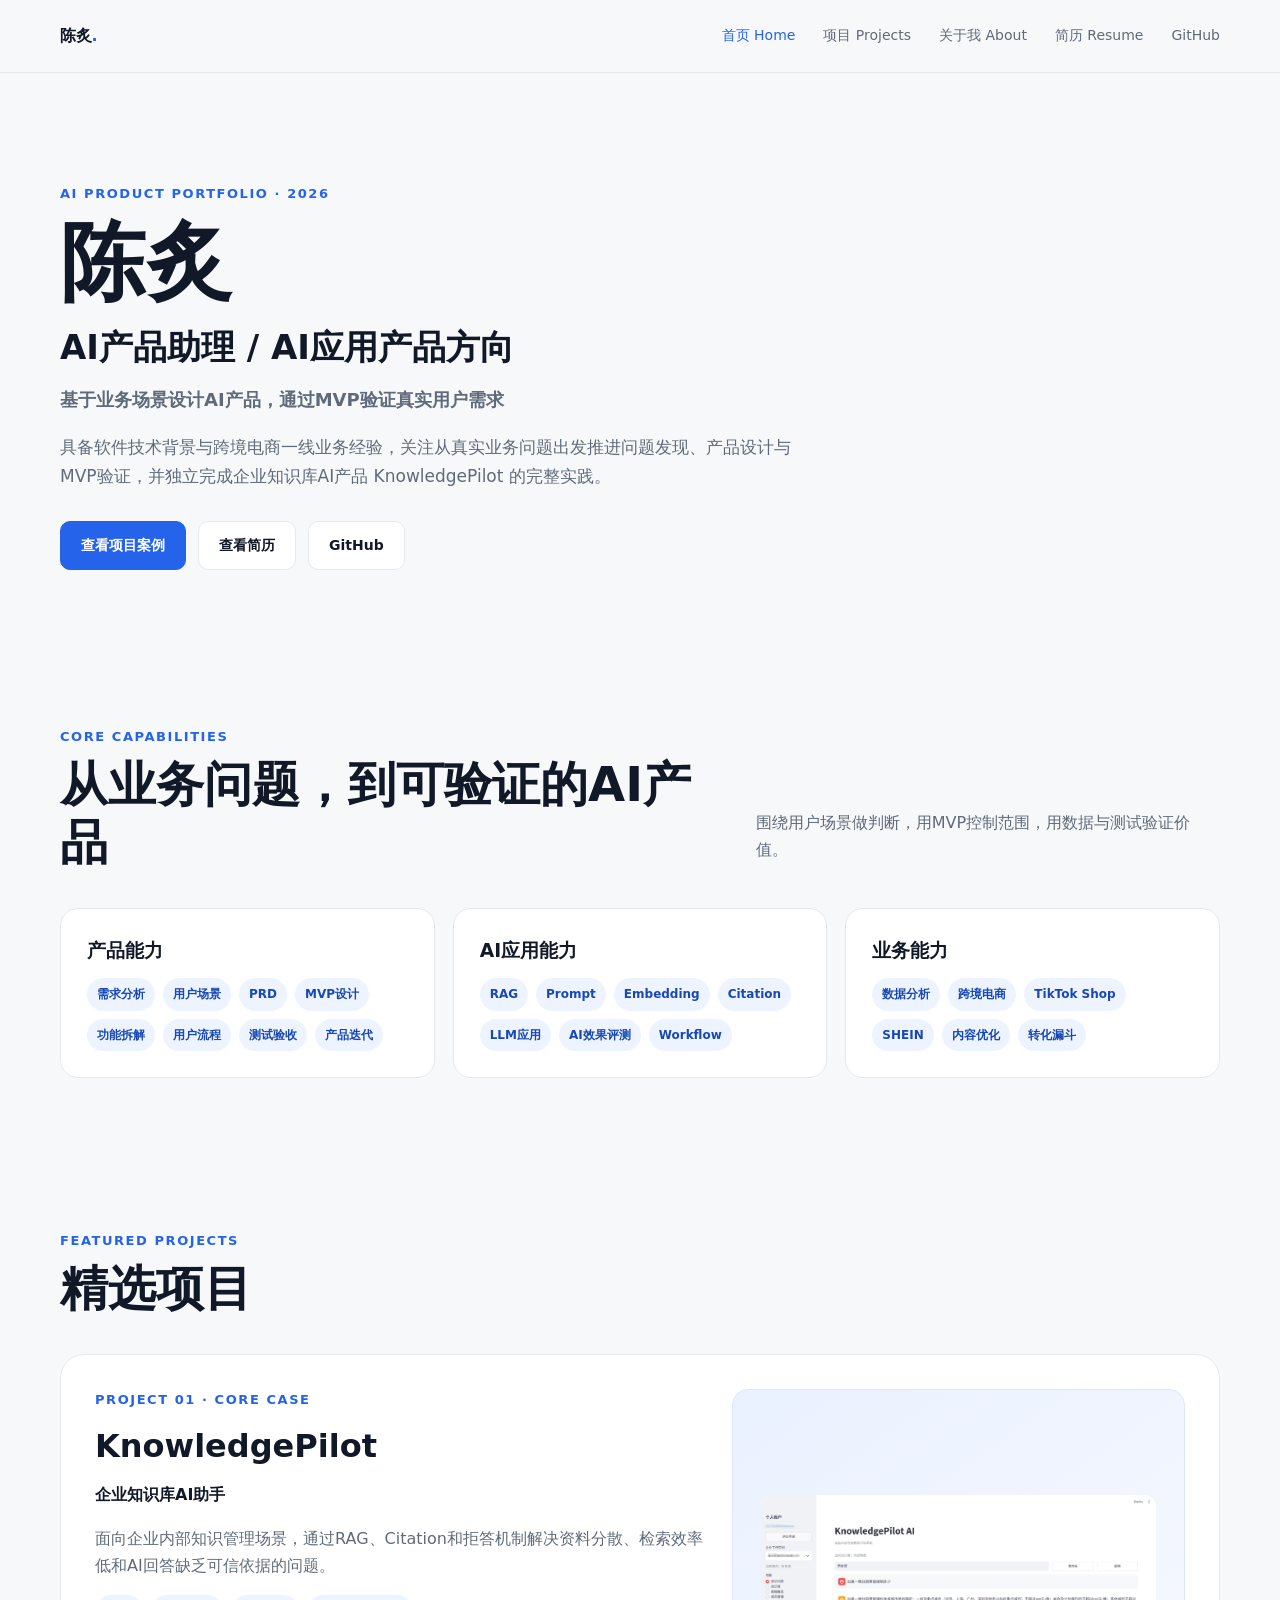
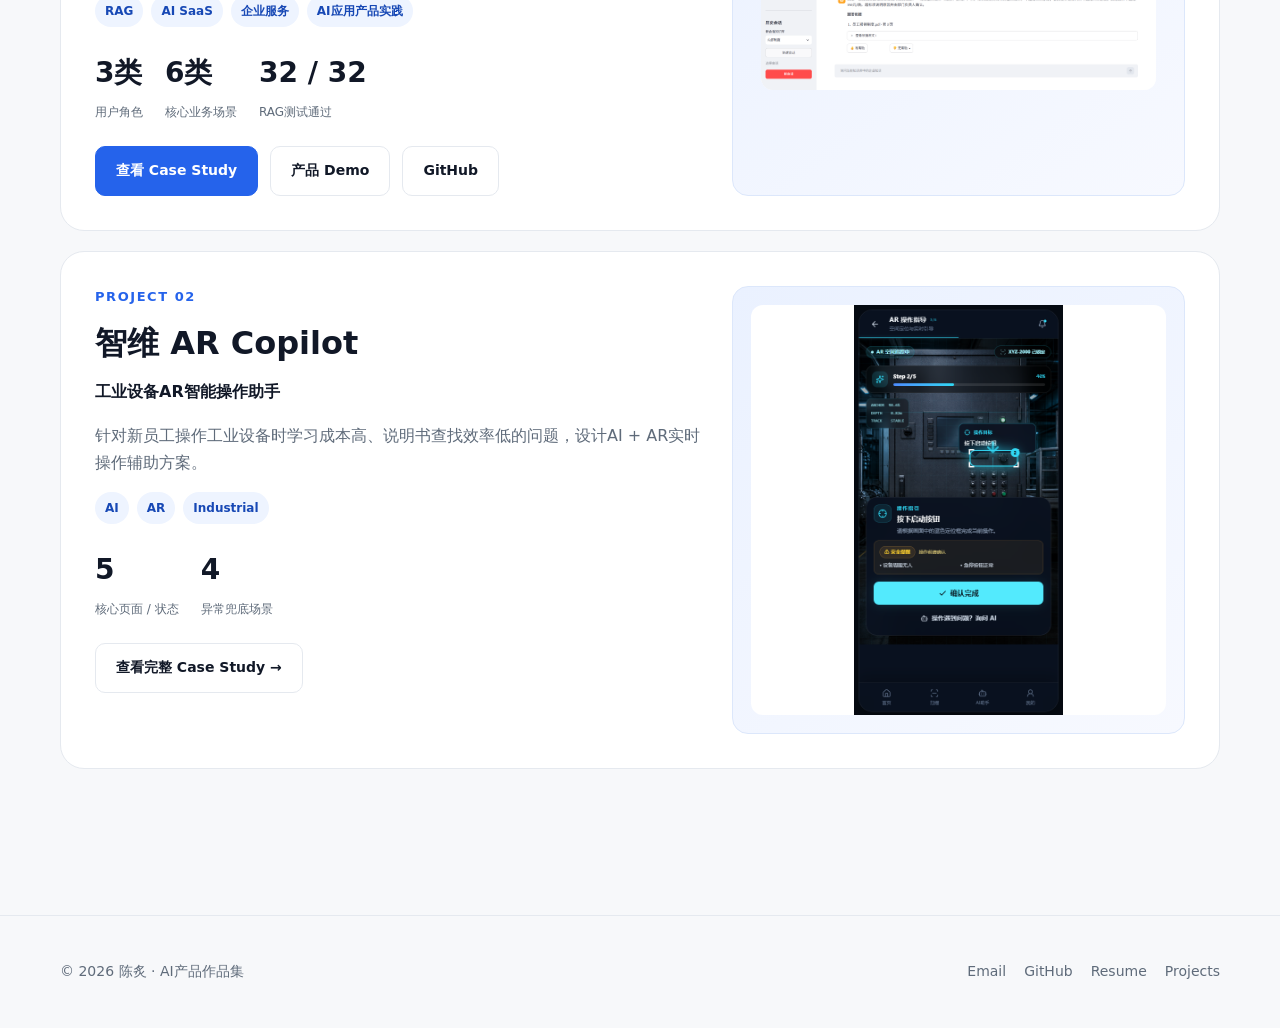
<file: index.html>
<!doctype html>
<html lang="zh-CN">
<head>
<meta charset="utf-8">
<meta name="viewport" content="width=device-width,initial-scale=1">
<title>陈炙｜AI产品作品集</title>
<meta name="description" content="AI产品助理 / AI应用产品候选人作品集，包含KnowledgePilot企业知识库AI助手和AR Copilot等AI产品案例。">
<link rel="stylesheet" href="assets/styles.css">
<link rel="stylesheet" href="assets/github.css">
<link rel="stylesheet" href="assets/portfolio-images.css">
</head>
<body>
<nav class="nav">
<div class="container nav-inner">
<a class="logo" href="index.html">陈炙<i>.</i>
</a>
<button class="menu" aria-label="展开导航">☰</button>
<div class="nav-links">
<a href="index.html">首页 Home</a>
<a href="projects.html">项目 Projects</a>
<a href="about.html">关于我 About</a>
<a href="resume.html">简历 Resume</a>
</div>
</div>
</nav>
<main>
<header class="hero">
<div class="container">
<div class="eyebrow">AI Product Portfolio · 2026</div>
<h1>陈炙</h1>
<h2>AI产品助理 / AI应用产品方向</h2>
<div class="sub">基于业务场景设计AI产品，通过MVP验证真实用户需求</div>
<p>具备软件技术背景与跨境电商一线业务经验，关注从真实业务问题出发推进问题发现、产品设计与MVP验证，并独立完成企业知识库AI产品 KnowledgePilot 的完整实践。</p>
<div class="actions">
<a class="btn primary" href="projects.html">查看项目案例</a>
<a class="btn" href="resume.html">查看简历</a>
<a class="btn" href="https://github.com/zhi050216-bit" data-config-link="GITHUB_URL">GitHub</a>
</div>
</div>
</header>
<section>
<div class="container">
<div class="section-head">
<div>
<div class="eyebrow">Core capabilities</div>
<h2>从业务问题，到可验证的AI产品</h2>
</div>
<p>围绕用户场景做判断，用MVP控制范围，用数据与测试验证价值。</p>
</div>
<div class="grid-3">
<article class="card">
<h3>产品能力</h3>
<div class="chips">
<span class="chip">需求分析</span>
<span class="chip">用户场景</span>
<span class="chip">PRD</span>
<span class="chip">MVP设计</span>
<span class="chip">功能拆解</span>
<span class="chip">用户流程</span>
<span class="chip">测试验收</span>
<span class="chip">产品迭代</span>
</div>
</article>
<article class="card">
<h3>AI应用能力</h3>
<div class="chips">
<span class="chip">RAG</span>
<span class="chip">Prompt</span>
<span class="chip">Embedding</span>
<span class="chip">Citation</span>
<span class="chip">LLM应用</span>
<span class="chip">AI效果评测</span>
<span class="chip">Workflow</span>
</div>
</article>
<article class="card">
<h3>业务能力</h3>
<div class="chips">
<span class="chip">数据分析</span>
<span class="chip">跨境电商</span>
<span class="chip">TikTok Shop</span>
<span class="chip">SHEIN</span>
<span class="chip">内容优化</span>
<span class="chip">转化漏斗</span>
</div>
</article>
</div>
</div>
</section>
<section>
<div class="container">
<div class="section-head">
<div>
<div class="eyebrow">Featured projects</div>
<h2>精选项目</h2>
</div>
</div>
<article class="project">
<div>
<div class="eyebrow">Project 01 · Core case</div>
<h3>KnowledgePilot</h3>
<strong>企业知识库AI助手</strong>
<p>面向企业内部知识管理场景，通过RAG、Citation和拒答机制解决资料分散、检索效率低和AI回答缺乏可信依据的问题。</p>
<div class="chips">
<span class="chip">RAG</span>
<span class="chip">AI SaaS</span>
<span class="chip">企业服务</span>
<span class="chip">AI应用产品实践</span>
</div>
<div class="metrics">
<div class="metric">
<strong>3类</strong>
<span>用户角色</span>
</div>
<div class="metric">
<strong>6类</strong>
<span>核心业务场景</span>
</div>
<div class="metric">
<strong>32 / 32</strong>
<span>RAG测试通过</span>
</div>
</div>
<div class="link-group">
<a class="btn primary" href="knowledgepilot.html">查看 Case Study</a>
<a class="btn" href="knowledgepilot.html#product-demo">产品 Demo</a>
<a class="btn" href="https://github.com/zhi050216-bit/knowledge-pilot-ai" data-config-link="KNOWLEDGEPILOT_GITHUB_URL">GitHub</a>
</div>
</div>
<div class="project-visual"><a class="project-image-link" href="assets/images/knowledgepilot/workspace-home.png" target="_blank" rel="noopener"><img class="project-image" src="assets/images/knowledgepilot/workspace-home.png" alt="KnowledgePilot 企业工作区与知识问答入口真实页面"></a></div>
</article>
<article class="project">
<div>
<div class="eyebrow">Project 02</div>
<h3>智维 AR Copilot</h3>
<strong>工业设备AR智能操作助手</strong>
<p>针对新员工操作工业设备时学习成本高、说明书查找效率低的问题，设计AI + AR实时操作辅助方案。</p>
<div class="chips">
<span class="chip">AI</span>
<span class="chip">AR</span>
<span class="chip">Industrial</span>
</div>
<div class="metrics">
<div class="metric">
<strong>5</strong>
<span>核心页面 / 状态</span>
</div>
<div class="metric">
<strong>4</strong>
<span>异常兜底场景</span>
</div>
</div>
<a class="btn" href="ar-copilot.html">查看完整 Case Study →</a>
</div>
<div class="project-visual ar-preview"><a class="project-image-link" href="assets/images/ar-copilot/ar-guide.png" target="_blank" rel="noopener"><img class="project-image" src="assets/images/ar-copilot/ar-guide.png" alt="智维 AR Copilot AR 操作指导真实页面"></a></div>
</article>
</div>
</section>
</main>
<footer class="footer">
<div class="container footer-inner">
<span>© 2026 陈炙 · AI产品作品集</span>
<div class="footer-links">
<a href="mailto:zhi050216@gmail.com">Email</a>
<a href="https://github.com/zhi050216-bit" data-config-link="GITHUB_URL">GitHub</a>
<a href="resume.html">简历入口</a>
</div>
</div>
</footer>
<script src="assets/config.js">
</script>
<script src="assets/site.js">
</script>
</body>
</html>
</file>
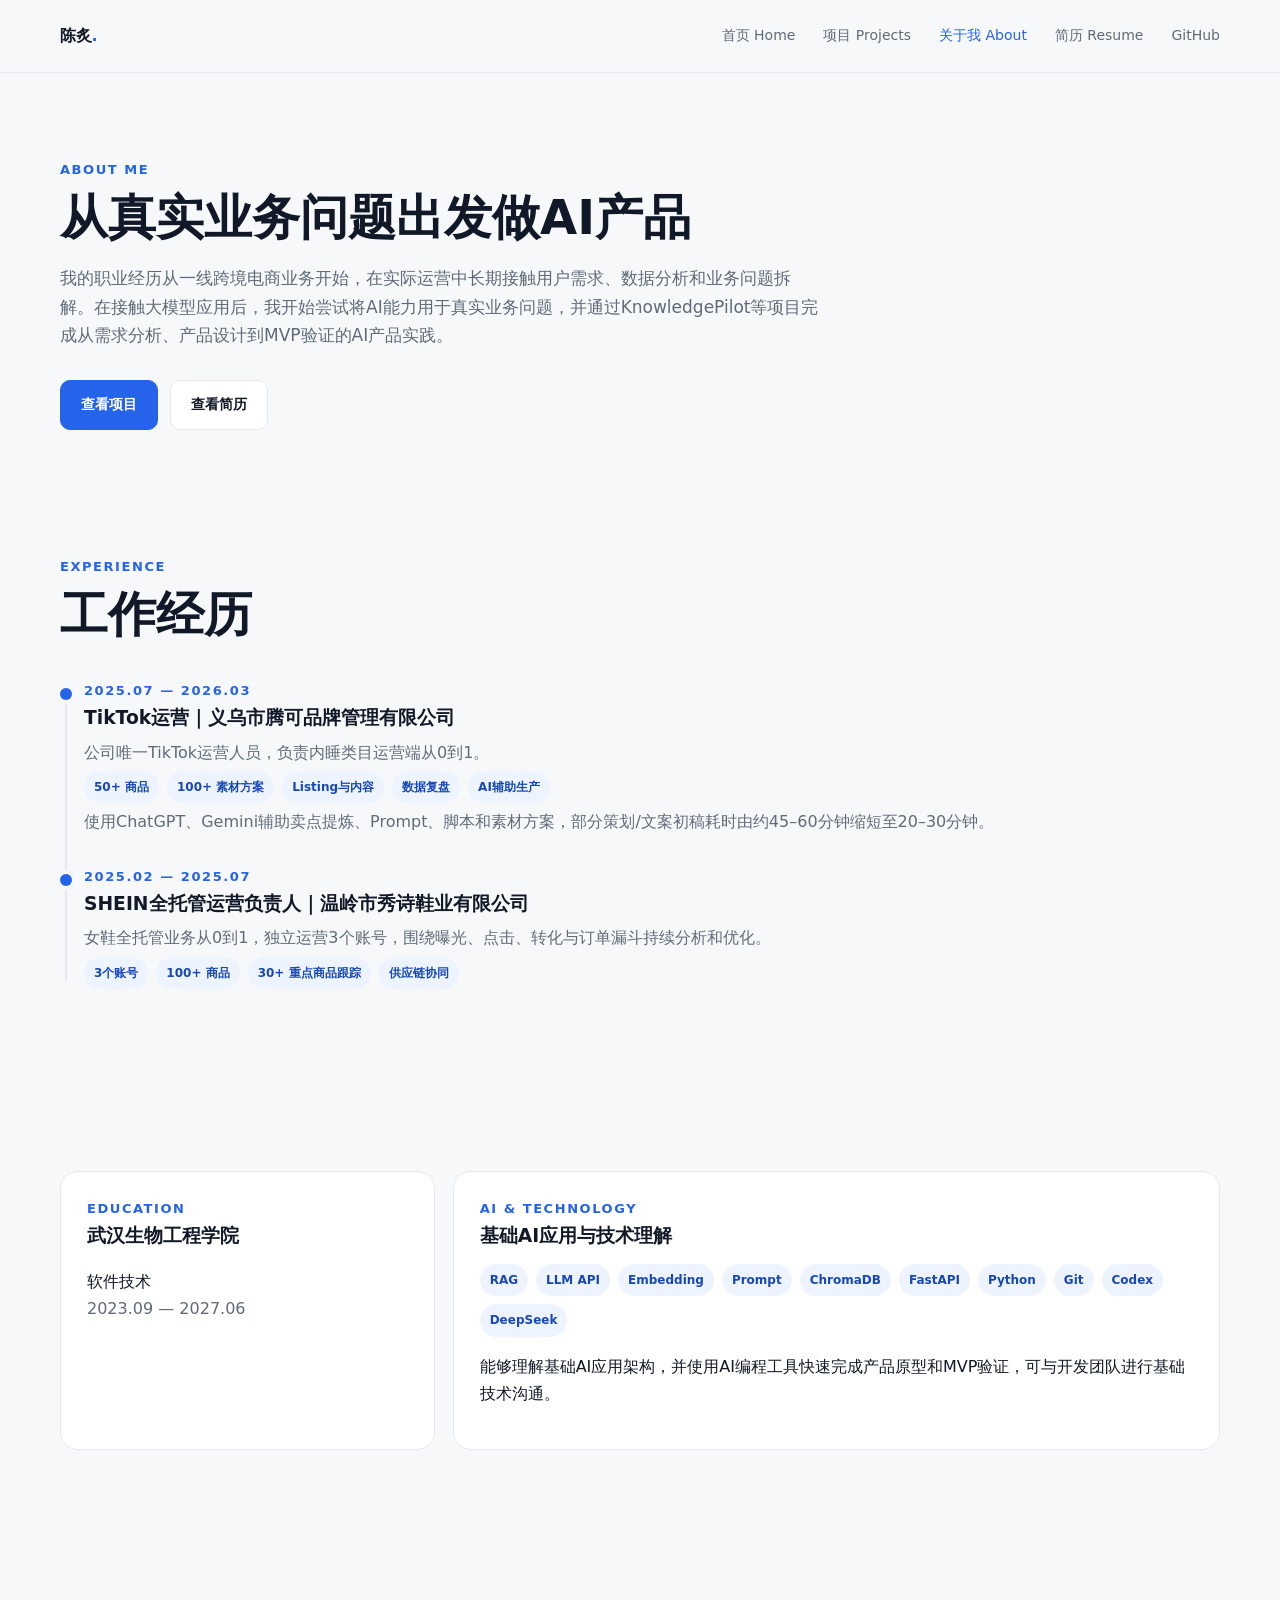
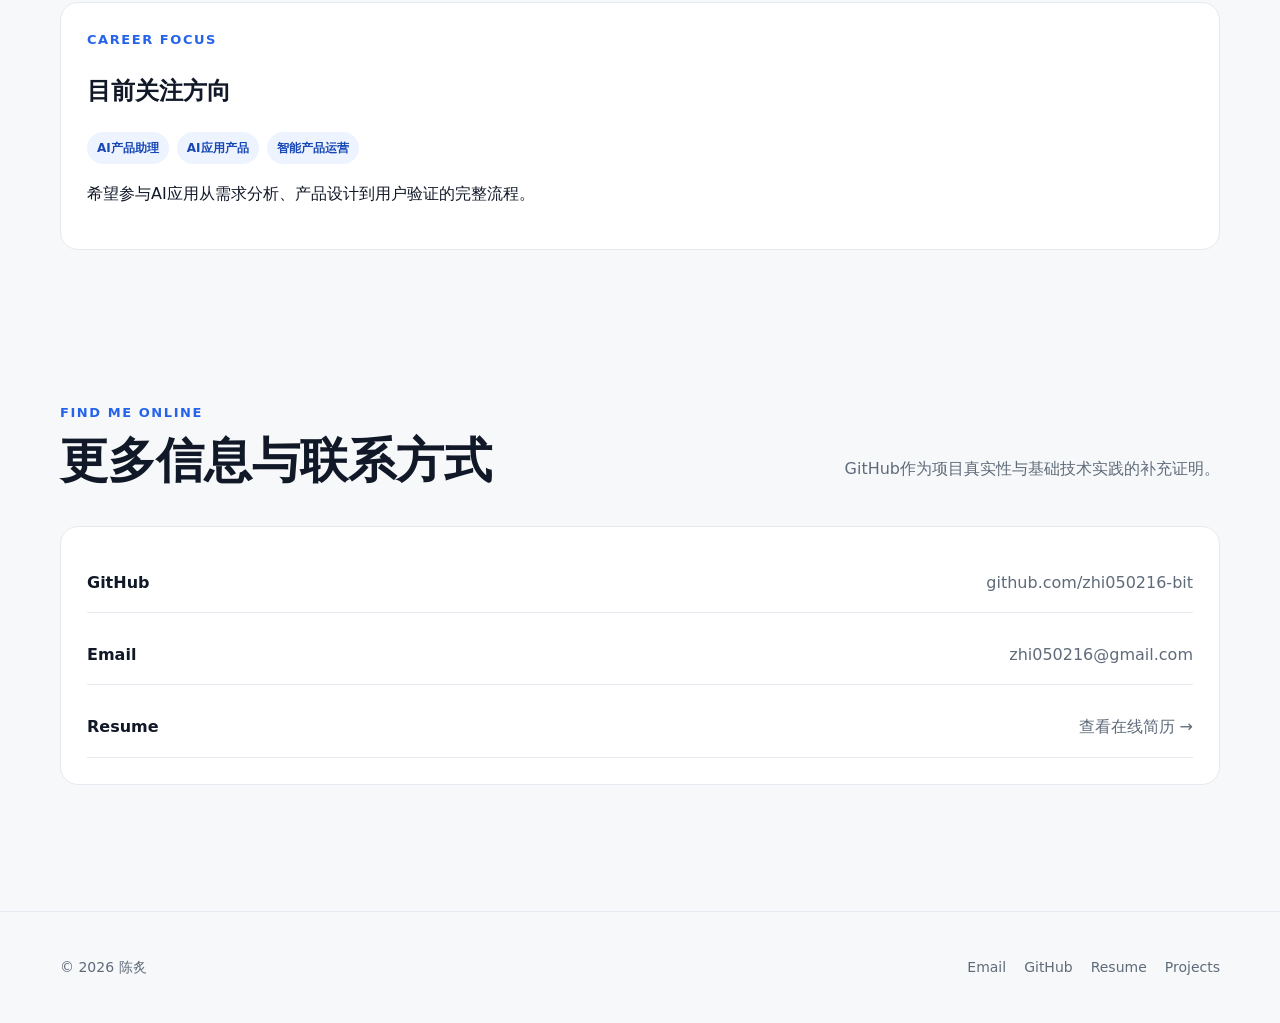
<file: about.html>
<!doctype html>
<html lang="zh-CN">
<head>
<meta charset="utf-8">
<meta name="viewport" content="width=device-width,initial-scale=1">
<title>关于我｜陈炙</title>
<link rel="stylesheet" href="assets/styles.css">
<link rel="stylesheet" href="assets/github.css">
</head>
<body>
<nav class="nav">
<div class="container nav-inner">
<a class="logo" href="index.html">陈炙<i>.</i>
</a>
<button class="menu">☰</button>
<div class="nav-links">
<a href="index.html">首页 Home</a>
<a href="projects.html">项目 Projects</a>
<a href="about.html">关于我 About</a>
<a href="resume.html">简历 Resume</a>
</div>
</div>
</nav>
<main>
<header class="page-hero">
<div class="container">
<div class="eyebrow">About me</div>
<h1 class="page-title">从真实业务问题出发做AI产品</h1>
<p>我的职业经历从一线跨境电商业务开始，在实际运营中长期接触用户需求、数据分析和业务问题拆解。在接触大模型应用后，我开始尝试将AI能力用于真实业务问题，并通过KnowledgePilot等项目完成从需求分析、产品设计到MVP验证的AI产品实践。</p>
<div class="actions">
<a class="btn primary" href="projects.html">查看项目</a>
<a class="btn" href="resume.html">查看简历</a>
</div>
</div>
</header>
<section>
<div class="container">
<div class="section-head">
<div>
<div class="eyebrow">Experience</div>
<h2>工作经历</h2>
</div>
</div>
<div class="timeline">
<article class="timeline-item">
<div class="eyebrow">2025.07 — 2026.03</div>
<h3>TikTok运营｜义乌市腾可品牌管理有限公司</h3>
<p>公司唯一TikTok运营人员，负责内睡类目运营端从0到1。</p>
<div class="chips">
<span class="chip">50+ 商品</span>
<span class="chip">100+ 素材方案</span>
<span class="chip">Listing与内容</span>
<span class="chip">数据复盘</span>
<span class="chip">AI辅助生产</span>
</div>
<p>使用ChatGPT、Gemini辅助卖点提炼、Prompt、脚本和素材方案，部分策划/文案初稿耗时由约45–60分钟缩短至20–30分钟。</p>
</article>
<article class="timeline-item">
<div class="eyebrow">2025.02 — 2025.07</div>
<h3>SHEIN全托管运营负责人｜温岭市秀诗鞋业有限公司</h3>
<p>女鞋全托管业务从0到1，独立运营3个账号，围绕曝光、点击、转化与订单漏斗持续分析和优化。</p>
<div class="chips">
<span class="chip">3个账号</span>
<span class="chip">100+ 商品</span>
<span class="chip">30+ 重点商品跟踪</span>
<span class="chip">供应链协同</span>
</div>
</article>
</div>
</div>
</section>
<section>
<div class="container">
<div class="grid-3">
<div class="card">
<div class="eyebrow">Education</div>
<h3>武汉生物工程学院</h3>
<p>软件技术<br>
<span class="muted">2023.09 — 2027.06</span>
</p>
</div>
<div class="card" style="grid-column:span 2">
<div class="eyebrow">AI & Technology</div>
<h3>基础AI应用与技术理解</h3>
<div class="chips">
<span class="chip">RAG</span>
<span class="chip">LLM API</span>
<span class="chip">Embedding</span>
<span class="chip">Prompt</span>
<span class="chip">ChromaDB</span>
<span class="chip">FastAPI</span>
<span class="chip">Python</span>
<span class="chip">Git</span>
<span class="chip">Codex</span>
<span class="chip">DeepSeek</span>
</div>
<p>能够理解基础AI应用架构，并使用AI编程工具快速完成产品原型和MVP验证，可与开发团队进行基础技术沟通。</p>
</div>
</div>
</div>
</section>
<section>
<div class="container">
<div class="card">
<div class="eyebrow">Career Focus</div>
<h2>目前关注方向</h2>
<div class="chips">
<span class="chip">AI产品助理</span>
<span class="chip">AI应用产品</span>
<span class="chip">智能产品运营</span>
</div>
<p>希望参与AI应用从需求分析、产品设计到用户验证的完整流程。</p>
</div>
</div>
</section>
<section>
<div class="container">
<div class="section-head">
<div>
<div class="eyebrow">Find me online</div>
<h2>更多信息与联系方式</h2>
</div>
<p>GitHub作为项目真实性与基础技术实践的补充证明。</p>
</div>
<div class="card online-list">
<a href="https://github.com/zhi050216-bit" data-config-link="GITHUB_URL">
<strong>GitHub</strong>
<span class="muted" data-config-label="GITHUB_URL">GITHUB_URL</span>
</a>
<a href="mailto:zhi050216@gmail.com">
<strong>Email</strong>
<span class="muted">zhi050216@gmail.com</span>
</a>
<a href="resume.html">
<strong>Resume</strong>
<span class="muted">查看在线简历 →</span>
</a>
</div>
</div>
</section>
</main>
<footer class="footer">
<div class="container footer-inner">
<span>© 2026 陈炙</span>
<div class="footer-links">
<a href="mailto:zhi050216@gmail.com">Email</a>
<a href="https://github.com/zhi050216-bit" data-config-link="GITHUB_URL">GitHub</a>
<a href="resume.html">简历</a>
</div>
</div>
</footer>
<script src="assets/config.js">
</script>
<script src="assets/site.js">
</script>
</body>
</html>
</file>
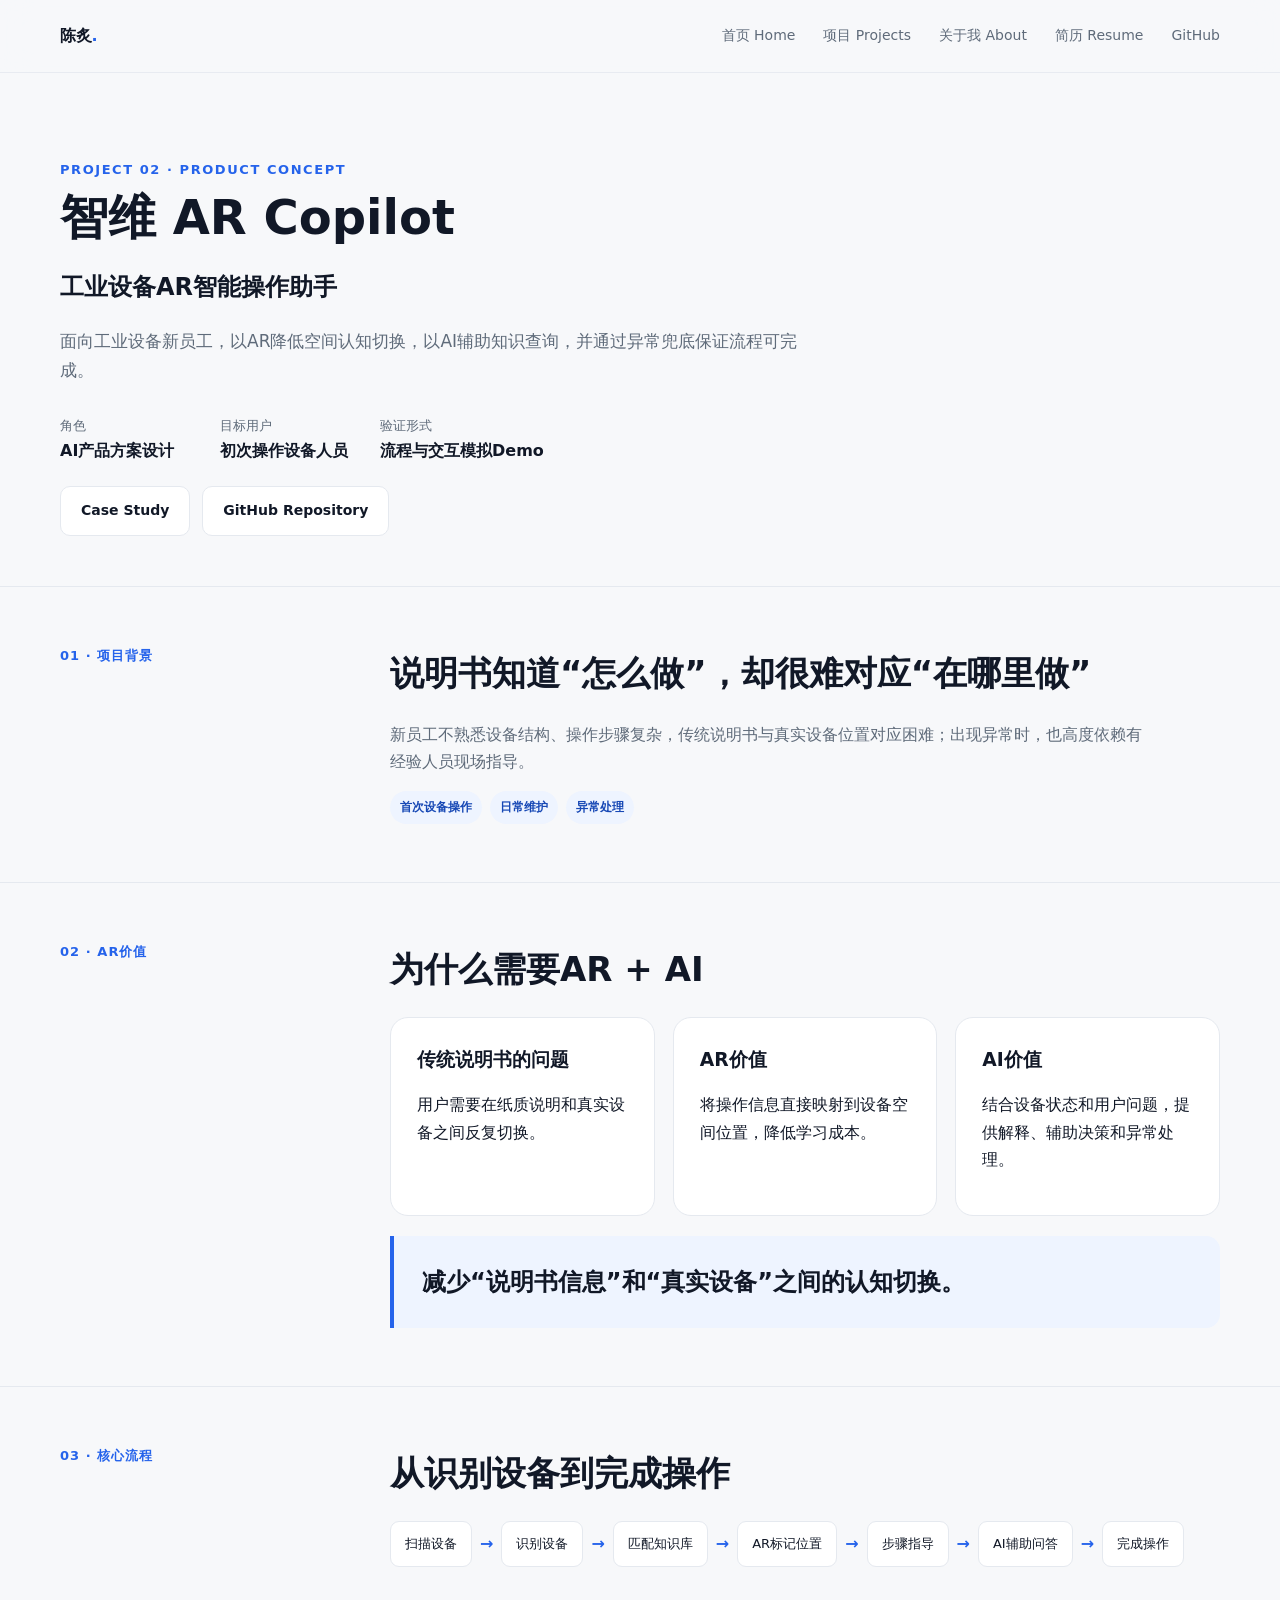
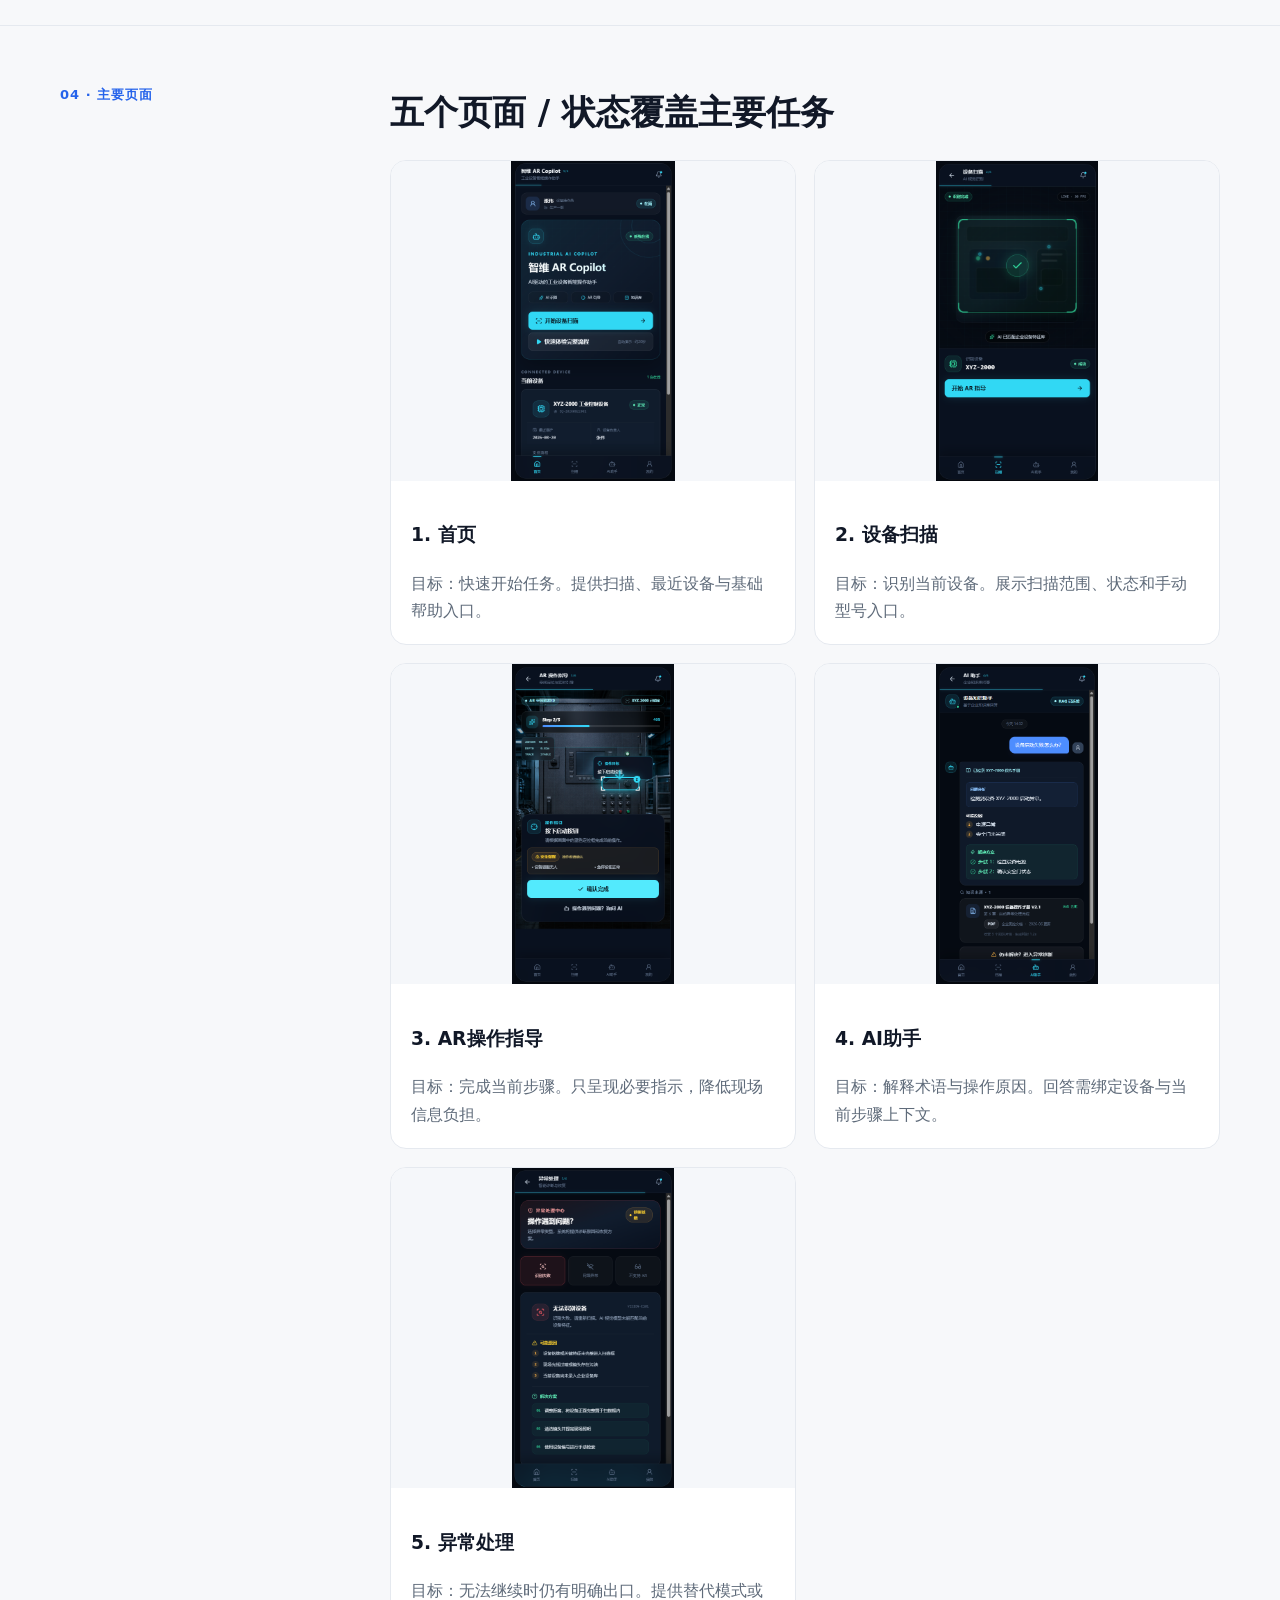
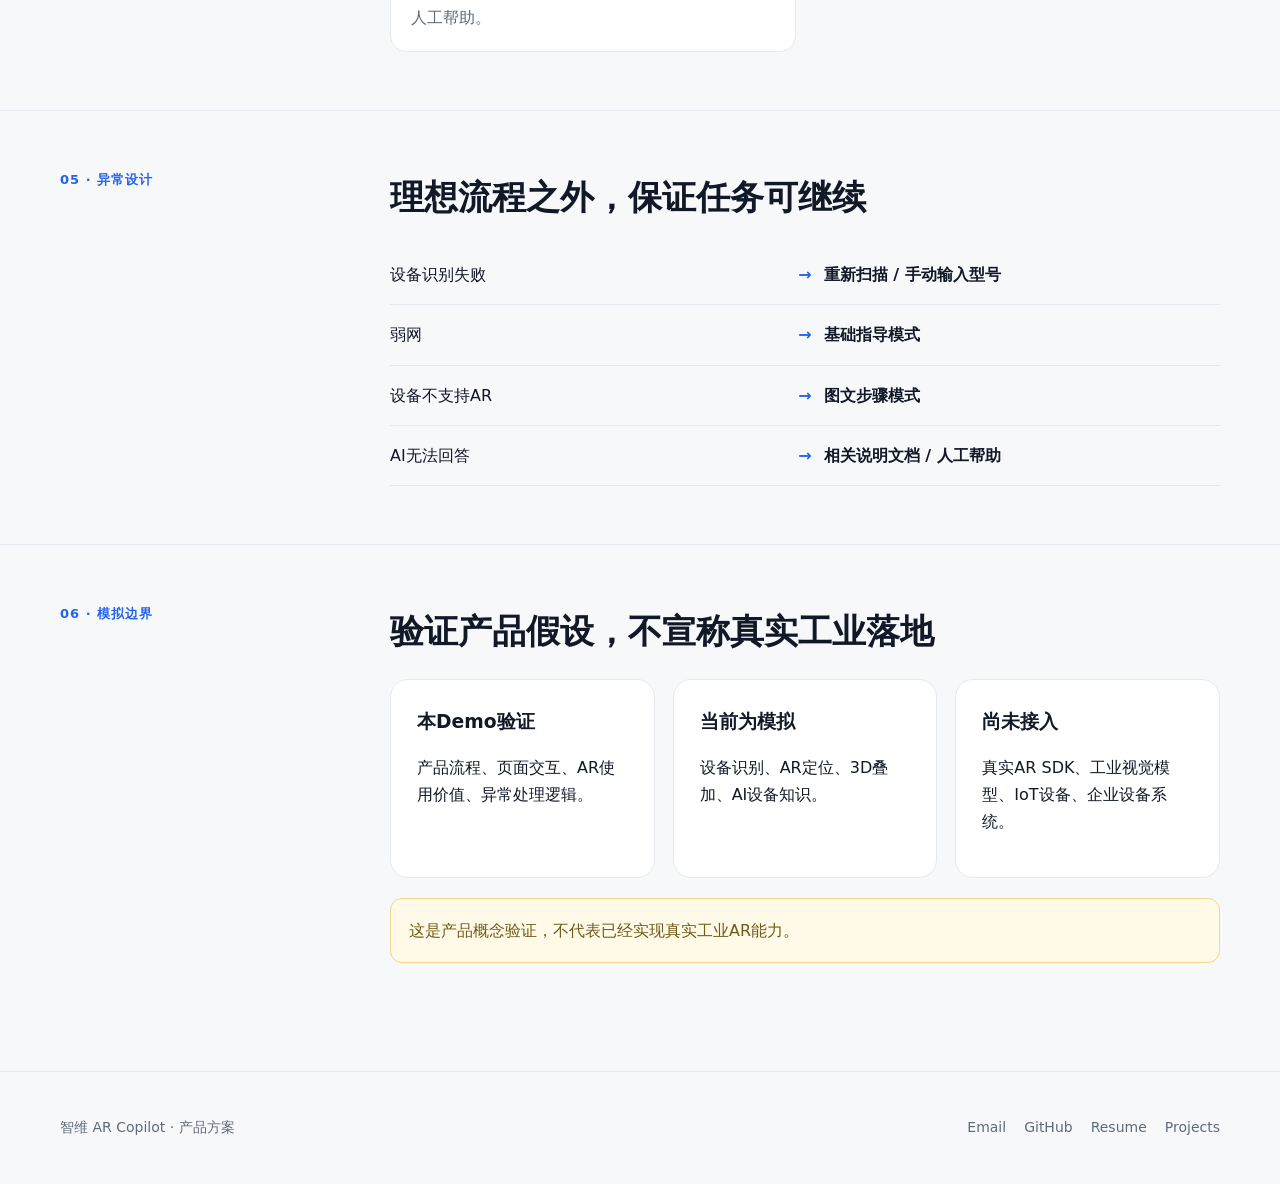
<file: ar-copilot.html>
<!doctype html>
<html lang="zh-CN">
<head>
<meta charset="utf-8">
<meta name="viewport" content="width=device-width,initial-scale=1">
<title>智维 AR Copilot｜陈炙</title>
<link rel="stylesheet" href="assets/styles.css">
<link rel="stylesheet" href="assets/github.css">
<link rel="stylesheet" href="assets/portfolio-images.css">
</head>
<body>
<nav class="nav">
<div class="container nav-inner">
<a class="logo" href="index.html">陈炙<i>.</i>
</a>
<button class="menu">☰</button>
<div class="nav-links">
<a href="index.html">首页 Home</a>
<a href="projects.html">项目 Projects</a>
<a href="about.html">关于我 About</a>
<a href="resume.html">简历 Resume</a>
</div>
</div>
</nav>
<main>
<header class="page-hero">
<div class="container">
<div class="eyebrow">Project 02 · Product Concept</div>
<h1 class="page-title">智维 AR Copilot</h1>
<h2>工业设备AR智能操作助手</h2>
<p>面向工业设备新员工，以AR降低空间认知切换，以AI辅助知识查询，并通过异常兜底保证流程可完成。</p>
<div class="meta">
<div>
<span>角色</span>
<strong>AI产品方案设计</strong>
</div>
<div>
<span>目标用户</span>
<strong>初次操作设备人员</strong>
</div>
<div>
<span>验证形式</span>
<strong>流程与交互模拟Demo</strong>
</div>
</div>
<div class="link-group">
<a class="btn" href="ar-copilot.html">Case Study</a>
<a class="btn" href="https://github.com/zhi050216-bit/zhiwei-ar-copilot" data-config-link="AR_COPILOT_GITHUB_URL">GitHub Repository</a>
</div>
</div>
</header>
<section class="case-section">
<div class="container case-layout">
<div class="case-index">01 · 项目背景</div>
<div class="case-content">
<h2>说明书知道“怎么做”，却很难对应“在哪里做”</h2>
<p>新员工不熟悉设备结构、操作步骤复杂，传统说明书与真实设备位置对应困难；出现异常时，也高度依赖有经验人员现场指导。</p>
<div class="chips">
<span class="chip">首次设备操作</span>
<span class="chip">日常维护</span>
<span class="chip">异常处理</span>
</div>
</div>
</div>
</section>
<section class="case-section">
<div class="container case-layout">
<div class="case-index">02 · AR价值</div>
<div class="case-content">
<h2>为什么需要AR + AI</h2>
<div class="grid-3">
<div class="card">
<h3>传统说明书的问题</h3>
<p>用户需要在纸质说明和真实设备之间反复切换。</p>
</div>
<div class="card">
<h3>AR价值</h3>
<p>将操作信息直接映射到设备空间位置，降低学习成本。</p>
</div>
<div class="card">
<h3>AI价值</h3>
<p>结合设备状态和用户问题，提供解释、辅助决策和异常处理。</p>
</div>
</div>
<div class="quote" style="margin-top:20px">减少“说明书信息”和“真实设备”之间的认知切换。</div>
</div>
</div>
</section>
<section class="case-section">
<div class="container case-layout">
<div class="case-index">03 · 核心流程</div>
<div class="case-content">
<h2>从识别设备到完成操作</h2>
<div class="flow">
<span>扫描设备</span>
<b>→</b>
<span>识别设备</span>
<b>→</b>
<span>匹配知识库</span>
<b>→</b>
<span>AR标记位置</span>
<b>→</b>
<span>步骤指导</span>
<b>→</b>
<span>AI辅助问答</span>
<b>→</b>
<span>完成操作</span>
</div>
</div>
</div>
</section>
<section class="case-section">
<div class="container case-layout">
<div class="case-index">04 · 主要页面</div>
<div class="case-content">
<h2>五个页面 / 状态覆盖主要任务</h2>
<div class="screens">
<div class="screen">
<a class="screen-link" href="assets/images/ar-copilot/home.png" target="_blank" rel="noopener"><img class="screen-image" src="assets/images/ar-copilot/home.png" alt="智维 AR Copilot 首页，展示设备状态和开始扫描入口"></a>
<div class="screen-text">
<h3>1. 首页</h3>
<p>目标：快速开始任务。提供扫描、最近设备与基础帮助入口。</p>
</div>
</div>
<div class="screen">
<a class="screen-link" href="assets/images/ar-copilot/scan.png" target="_blank" rel="noopener"><img class="screen-image" src="assets/images/ar-copilot/scan.png" alt="智维 AR Copilot 设备扫描完成页面，展示设备识别结果"></a>
<div class="screen-text">
<h3>2. 设备扫描</h3>
<p>目标：识别当前设备。展示扫描范围、状态和手动型号入口。</p>
</div>
</div>
<div class="screen">
<a class="screen-link" href="assets/images/ar-copilot/ar-guide.png" target="_blank" rel="noopener"><img class="screen-image" src="assets/images/ar-copilot/ar-guide.png" alt="智维 AR Copilot AR 操作指导页面，展示设备定位、操作目标和安全提醒"></a>
<div class="screen-text">
<h3>3. AR操作指导</h3>
<p>目标：完成当前步骤。只呈现必要指示，降低现场信息负担。</p>
</div>
</div>
<div class="screen">
<a class="screen-link" href="assets/images/ar-copilot/ai-assistant.png" target="_blank" rel="noopener"><img class="screen-image" src="assets/images/ar-copilot/ai-assistant.png" alt="智维 AR Copilot AI 助手页面，展示设备异常分析和解决方案"></a>
<div class="screen-text">
<h3>4. AI助手</h3>
<p>目标：解释术语与操作原因。回答需绑定设备与当前步骤上下文。</p>
</div>
</div>
<div class="screen">
<a class="screen-link" href="assets/images/ar-copilot/exception.png" target="_blank" rel="noopener"><img class="screen-image" src="assets/images/ar-copilot/exception.png" alt="智维 AR Copilot 异常处理页面，展示识别失败原因和解决方案"></a>
<div class="screen-text">
<h3>5. 异常处理</h3>
<p>目标：无法继续时仍有明确出口。提供替代模式或人工帮助。</p>
</div>
</div>
</div>
</div>
</div>
</section>
<section class="case-section">
<div class="container case-layout">
<div class="case-index">05 · 异常设计</div>
<div class="case-content">
<h2>理想流程之外，保证任务可继续</h2>
<div class="mapping">
<span>设备识别失败</span>
<span class="arrow">→</span>
<strong>重新扫描 / 手动输入型号</strong>
</div>
<div class="mapping">
<span>弱网</span>
<span class="arrow">→</span>
<strong>基础指导模式</strong>
</div>
<div class="mapping">
<span>设备不支持AR</span>
<span class="arrow">→</span>
<strong>图文步骤模式</strong>
</div>
<div class="mapping">
<span>AI无法回答</span>
<span class="arrow">→</span>
<strong>相关说明文档 / 人工帮助</strong>
</div>
</div>
</div>
</section>
<section class="case-section">
<div class="container case-layout">
<div class="case-index">06 · 模拟边界</div>
<div class="case-content">
<h2>验证产品假设，不宣称真实工业落地</h2>
<div class="grid-3">
<div class="card">
<h3>本Demo验证</h3>
<p>产品流程、页面交互、AR使用价值、异常处理逻辑。</p>
</div>
<div class="card">
<h3>当前为模拟</h3>
<p>设备识别、AR定位、3D叠加、AI设备知识。</p>
</div>
<div class="card">
<h3>尚未接入</h3>
<p>真实AR SDK、工业视觉模型、IoT设备、企业设备系统。</p>
</div>
</div>
<div class="notice" style="margin-top:20px">这是产品概念验证，不代表已经实现真实工业AR能力。</div>
</div>
</div>
</section>
</main>
<footer class="footer">
<div class="container footer-inner">
<span>智维 AR Copilot · 产品方案</span>
<div class="footer-links">
<a href="projects.html">返回项目</a>
<a href="resume.html">查看简历</a>
</div>
</div>
</footer>
<script src="assets/config.js">
</script>
<script src="assets/site.js">
</script>
</body>
</html>
</file>
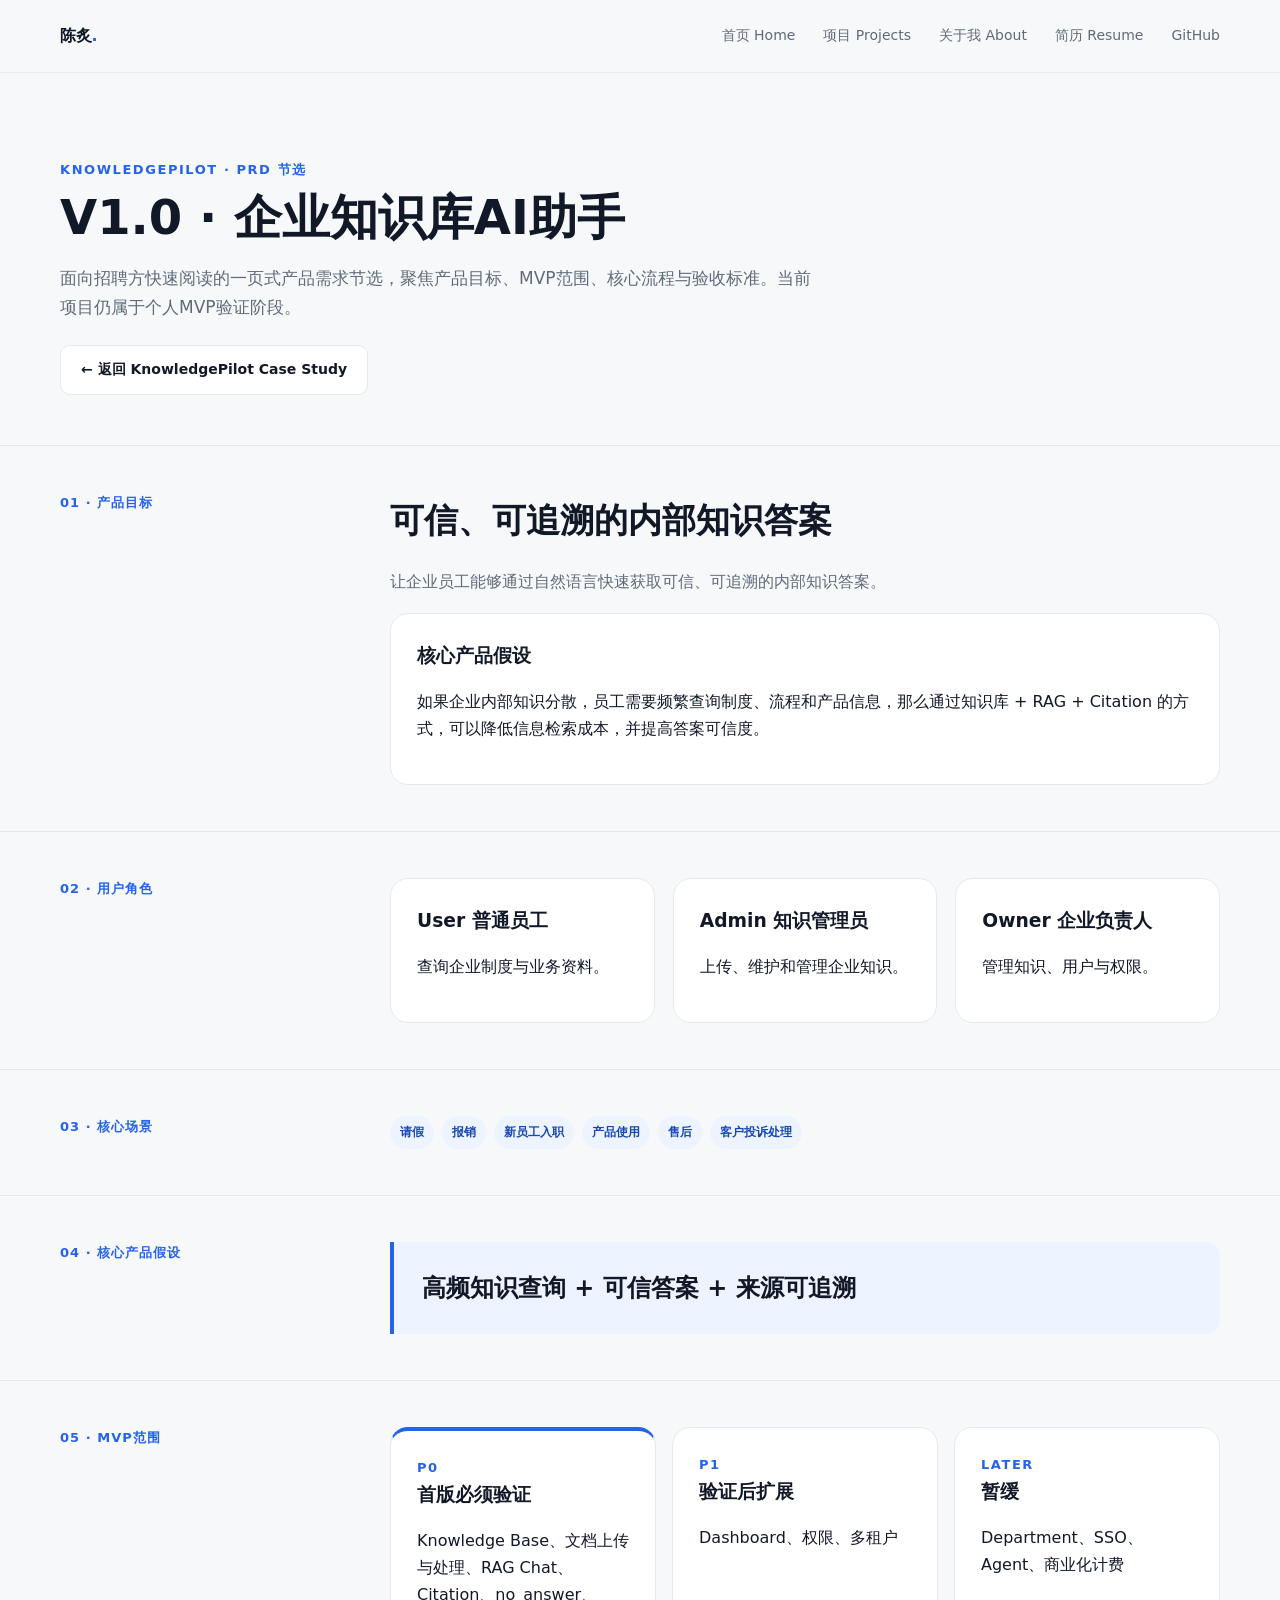
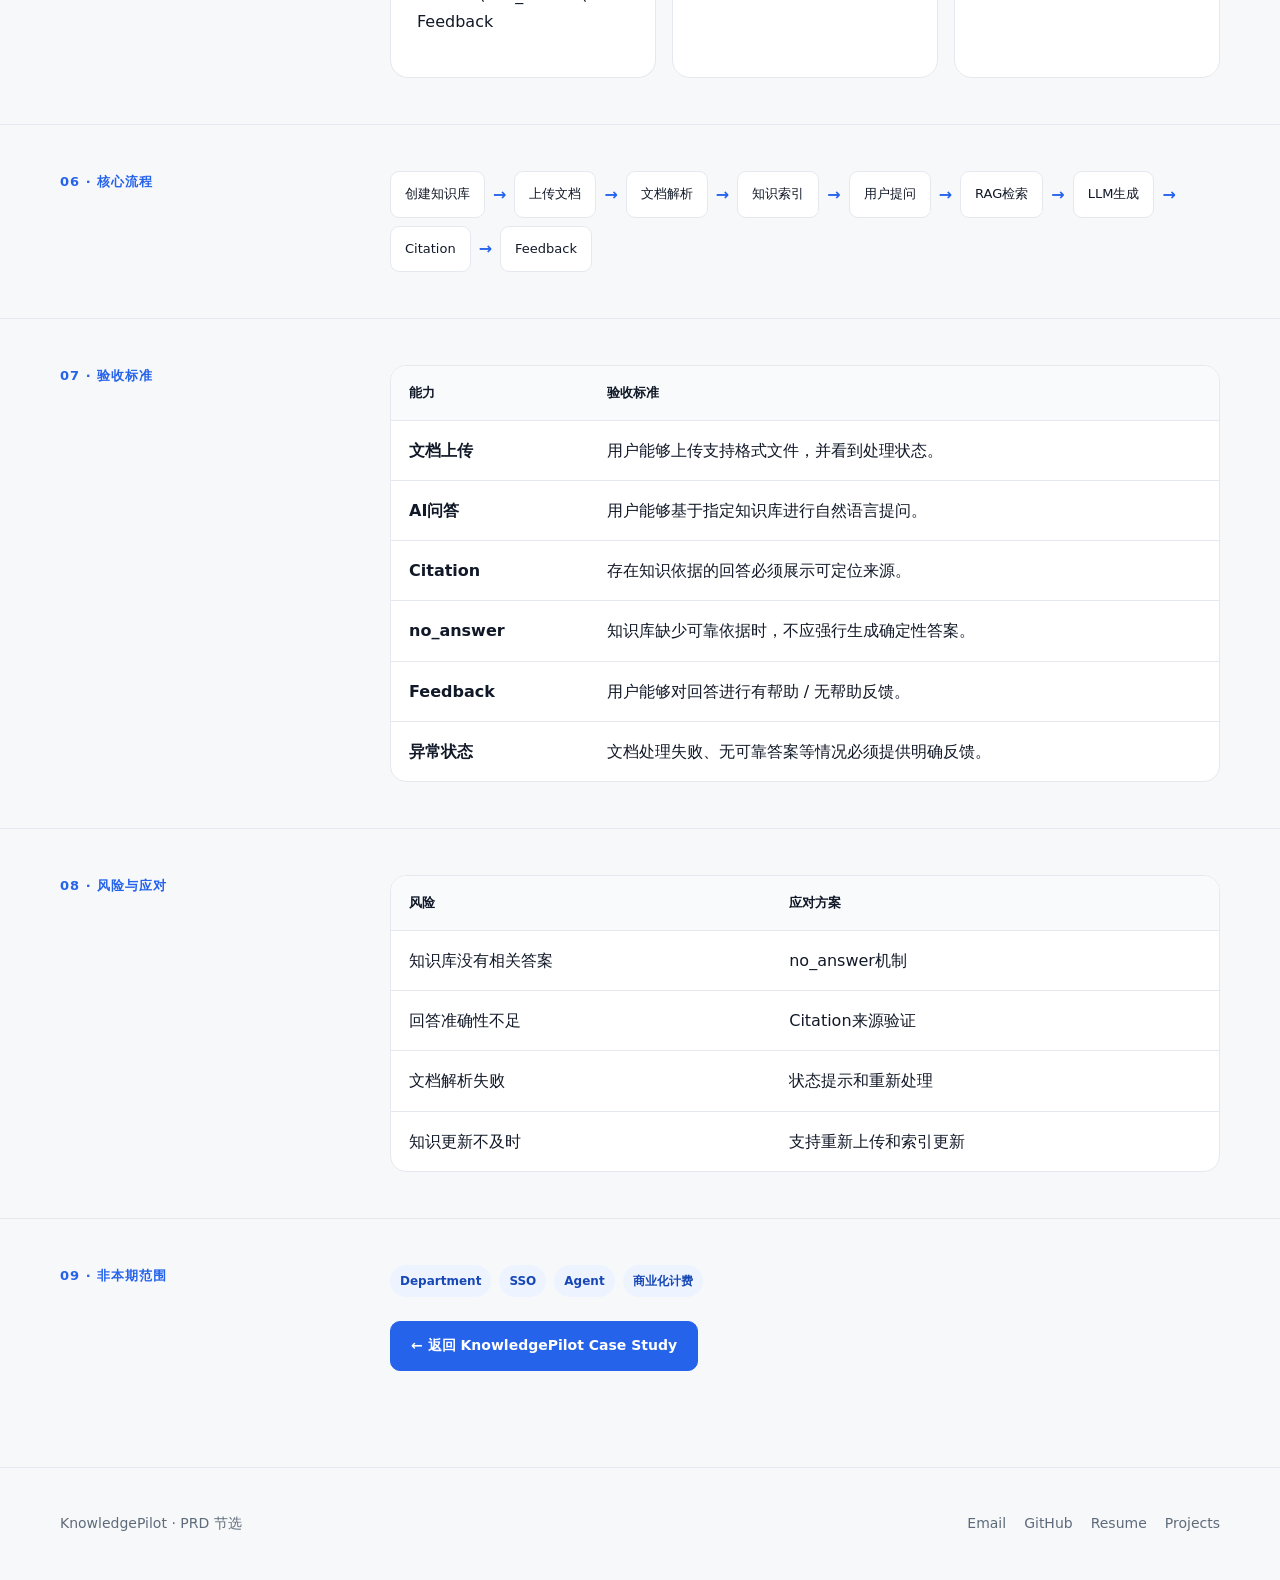
<file: knowledgepilot-prd.html>
<!doctype html>
<html lang="zh-CN">
<head>
<meta charset="utf-8">
<meta name="viewport" content="width=device-width,initial-scale=1">
<title>KnowledgePilot · PRD 节选｜陈炙</title>
<meta name="description" content="KnowledgePilot V1.0 企业知识库AI助手一页式PRD节选。">
<link rel="stylesheet" href="assets/styles.css">
<link rel="stylesheet" href="assets/github.css">
<link rel="stylesheet" href="assets/knowledgepilot-proof.css">
</head>
<body>
<nav class="nav">
<div class="container nav-inner">
<a class="logo" href="index.html">陈炙<i>.</i></a>
<button class="menu">☰</button>
<div class="nav-links">
<a href="index.html">首页 Home</a>
<a href="projects.html">项目 Projects</a>
<a href="about.html">关于我 About</a>
<a href="resume.html">简历 Resume</a>
</div>
</div>
</nav>
<main>
<header class="page-hero">
<div class="container">
<div class="eyebrow">KnowledgePilot · PRD 节选</div>
<h1 class="page-title">V1.0 · 企业知识库AI助手</h1>
<p>面向招聘方快速阅读的一页式产品需求节选，聚焦产品目标、MVP范围、核心流程与验收标准。当前项目仍属于个人MVP验证阶段。</p>
<div class="prd-back"><a class="btn" href="knowledgepilot.html">← 返回 KnowledgePilot Case Study</a></div>
</div>
</header>

<section class="prd-section"><div class="container case-layout"><div class="case-index">01 · 产品目标</div><div class="case-content"><h2>可信、可追溯的内部知识答案</h2><p>让企业员工能够通过自然语言快速获取可信、可追溯的内部知识答案。</p><div class="card" style="margin-top:18px"><h3>核心产品假设</h3><p>如果企业内部知识分散，员工需要频繁查询制度、流程和产品信息，那么通过知识库 + RAG + Citation 的方式，可以降低信息检索成本，并提高答案可信度。</p></div></div></div></section>

<section class="prd-section"><div class="container case-layout"><div class="case-index">02 · 用户角色</div><div class="case-content"><div class="prd-grid"><div class="card"><h3>User 普通员工</h3><p>查询企业制度与业务资料。</p></div><div class="card"><h3>Admin 知识管理员</h3><p>上传、维护和管理企业知识。</p></div><div class="card"><h3>Owner 企业负责人</h3><p>管理知识、用户与权限。</p></div></div></div></div></section>

<section class="prd-section"><div class="container case-layout"><div class="case-index">03 · 核心场景</div><div class="case-content"><div class="chips"><span class="chip">请假</span><span class="chip">报销</span><span class="chip">新员工入职</span><span class="chip">产品使用</span><span class="chip">售后</span><span class="chip">客户投诉处理</span></div></div></div></section>

<section class="prd-section"><div class="container case-layout"><div class="case-index">04 · 核心产品假设</div><div class="case-content"><div class="quote">高频知识查询 + 可信答案 + 来源可追溯</div></div></div></section>

<section class="prd-section"><div class="container case-layout"><div class="case-index">05 · MVP范围</div><div class="case-content"><div class="priority"><div class="card"><div class="eyebrow">P0</div><h3>首版必须验证</h3><p>Knowledge Base、文档上传与处理、RAG Chat、Citation、no_answer、Feedback</p></div><div class="card"><div class="eyebrow">P1</div><h3>验证后扩展</h3><p>Dashboard、权限、多租户</p></div><div class="card"><div class="eyebrow">Later</div><h3>暂缓</h3><p>Department、SSO、Agent、商业化计费</p></div></div></div></div></section>

<section class="prd-section"><div class="container case-layout"><div class="case-index">06 · 核心流程</div><div class="case-content"><div class="flow"><span>创建知识库</span><b>→</b><span>上传文档</span><b>→</b><span>文档解析</span><b>→</b><span>知识索引</span><b>→</b><span>用户提问</span><b>→</b><span>RAG检索</span><b>→</b><span>LLM生成</span><b>→</b><span>Citation</span><b>→</b><span>Feedback</span></div></div></div></section>

<section class="prd-section"><div class="container case-layout"><div class="case-index">07 · 验收标准</div><div class="case-content"><div class="prd-table-wrap"><table class="prd-table"><thead><tr><th>能力</th><th>验收标准</th></tr></thead><tbody><tr><td><strong>文档上传</strong></td><td>用户能够上传支持格式文件，并看到处理状态。</td></tr><tr><td><strong>AI问答</strong></td><td>用户能够基于指定知识库进行自然语言提问。</td></tr><tr><td><strong>Citation</strong></td><td>存在知识依据的回答必须展示可定位来源。</td></tr><tr><td><strong>no_answer</strong></td><td>知识库缺少可靠依据时，不应强行生成确定性答案。</td></tr><tr><td><strong>Feedback</strong></td><td>用户能够对回答进行有帮助 / 无帮助反馈。</td></tr><tr><td><strong>异常状态</strong></td><td>文档处理失败、无可靠答案等情况必须提供明确反馈。</td></tr></tbody></table></div></div></div></section>

<section class="prd-section"><div class="container case-layout"><div class="case-index">08 · 风险与应对</div><div class="case-content"><div class="prd-table-wrap"><table class="prd-table"><thead><tr><th>风险</th><th>应对方案</th></tr></thead><tbody><tr><td>知识库没有相关答案</td><td>no_answer机制</td></tr><tr><td>回答准确性不足</td><td>Citation来源验证</td></tr><tr><td>文档解析失败</td><td>状态提示和重新处理</td></tr><tr><td>知识更新不及时</td><td>支持重新上传和索引更新</td></tr></tbody></table></div></div></div></section>

<section class="prd-section"><div class="container case-layout"><div class="case-index">09 · 非本期范围</div><div class="case-content"><div class="chips"><span class="chip">Department</span><span class="chip">SSO</span><span class="chip">Agent</span><span class="chip">商业化计费</span></div><div class="prd-back"><a class="btn primary" href="knowledgepilot.html">← 返回 KnowledgePilot Case Study</a></div></div></div></section>
</main>
<footer class="footer"><div class="container footer-inner"><span>KnowledgePilot · PRD 节选</span><div class="footer-links"><a href="mailto:zhi050216@gmail.com">Email</a><a href="resume.html">Resume</a><a href="projects.html">Projects</a></div></div></footer>
<script src="assets/config.js"></script>
<script src="assets/site.js"></script>
</body>
</html>
</file>
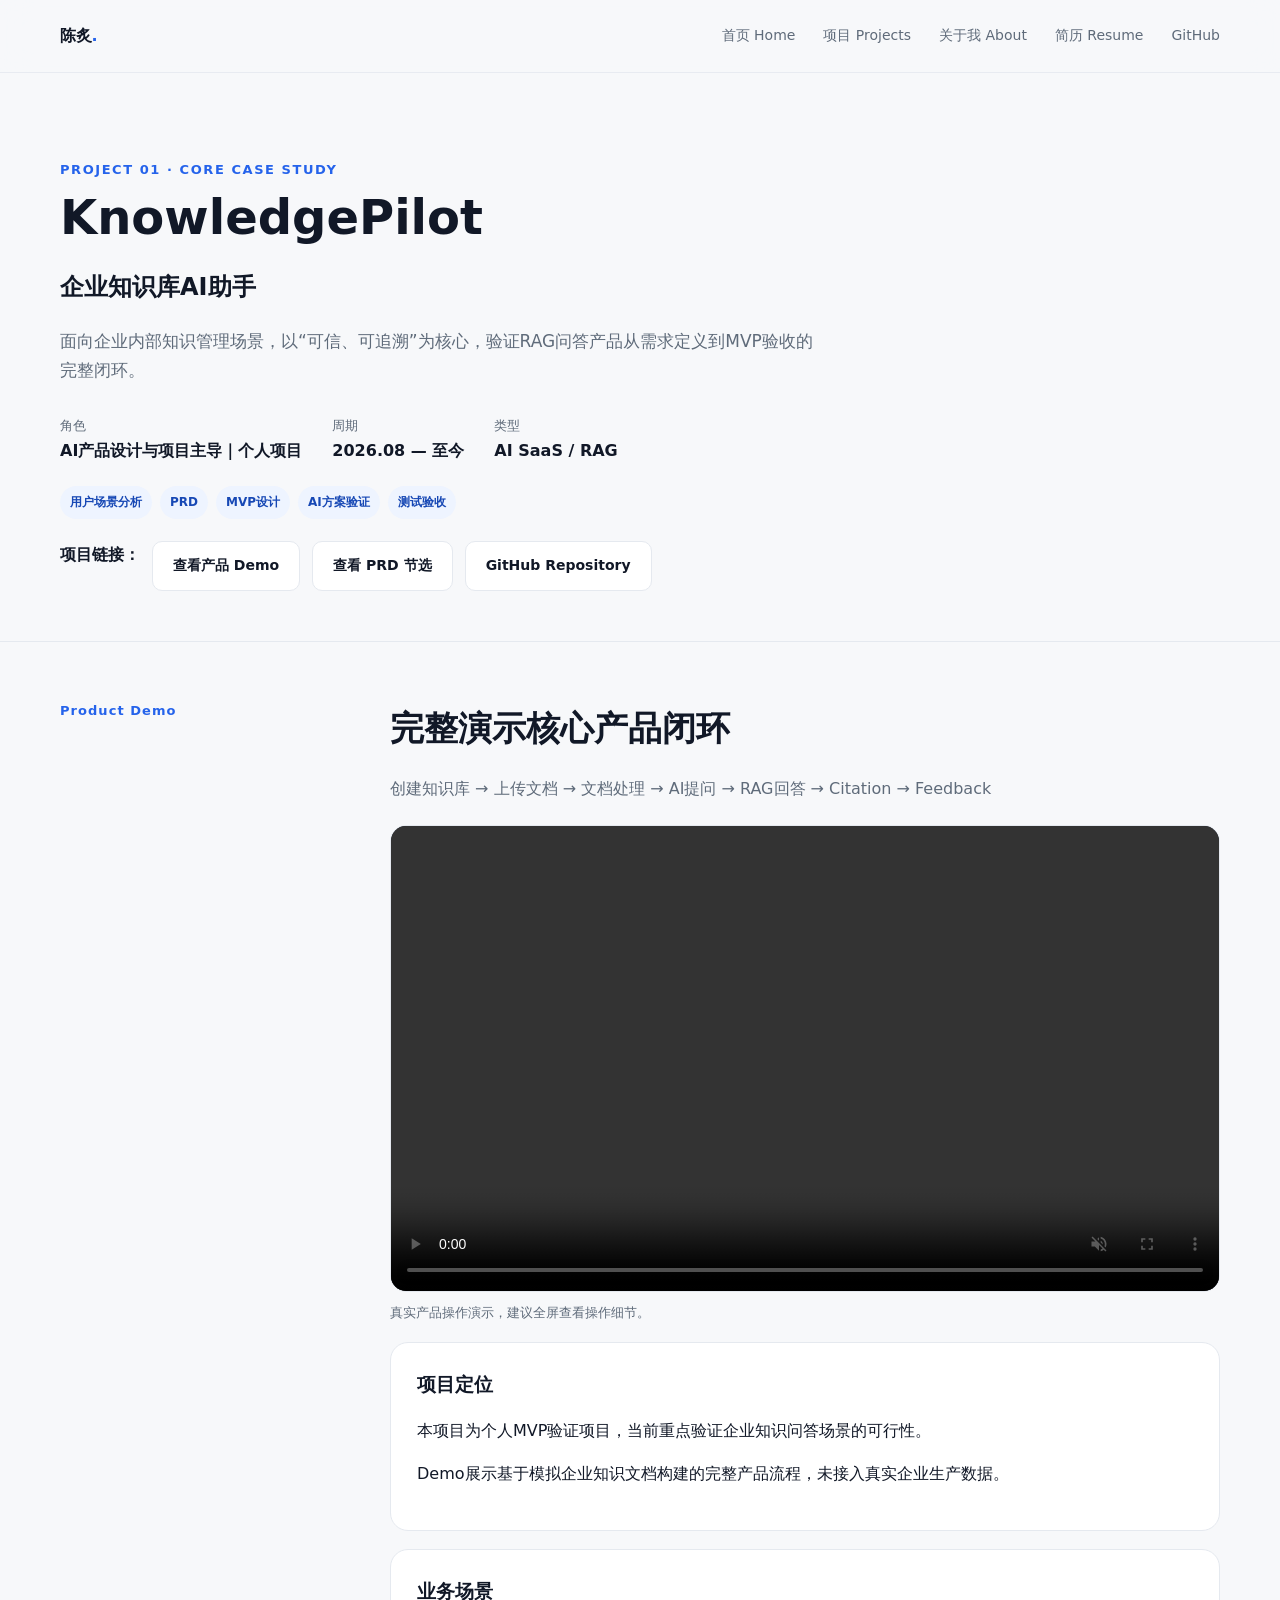
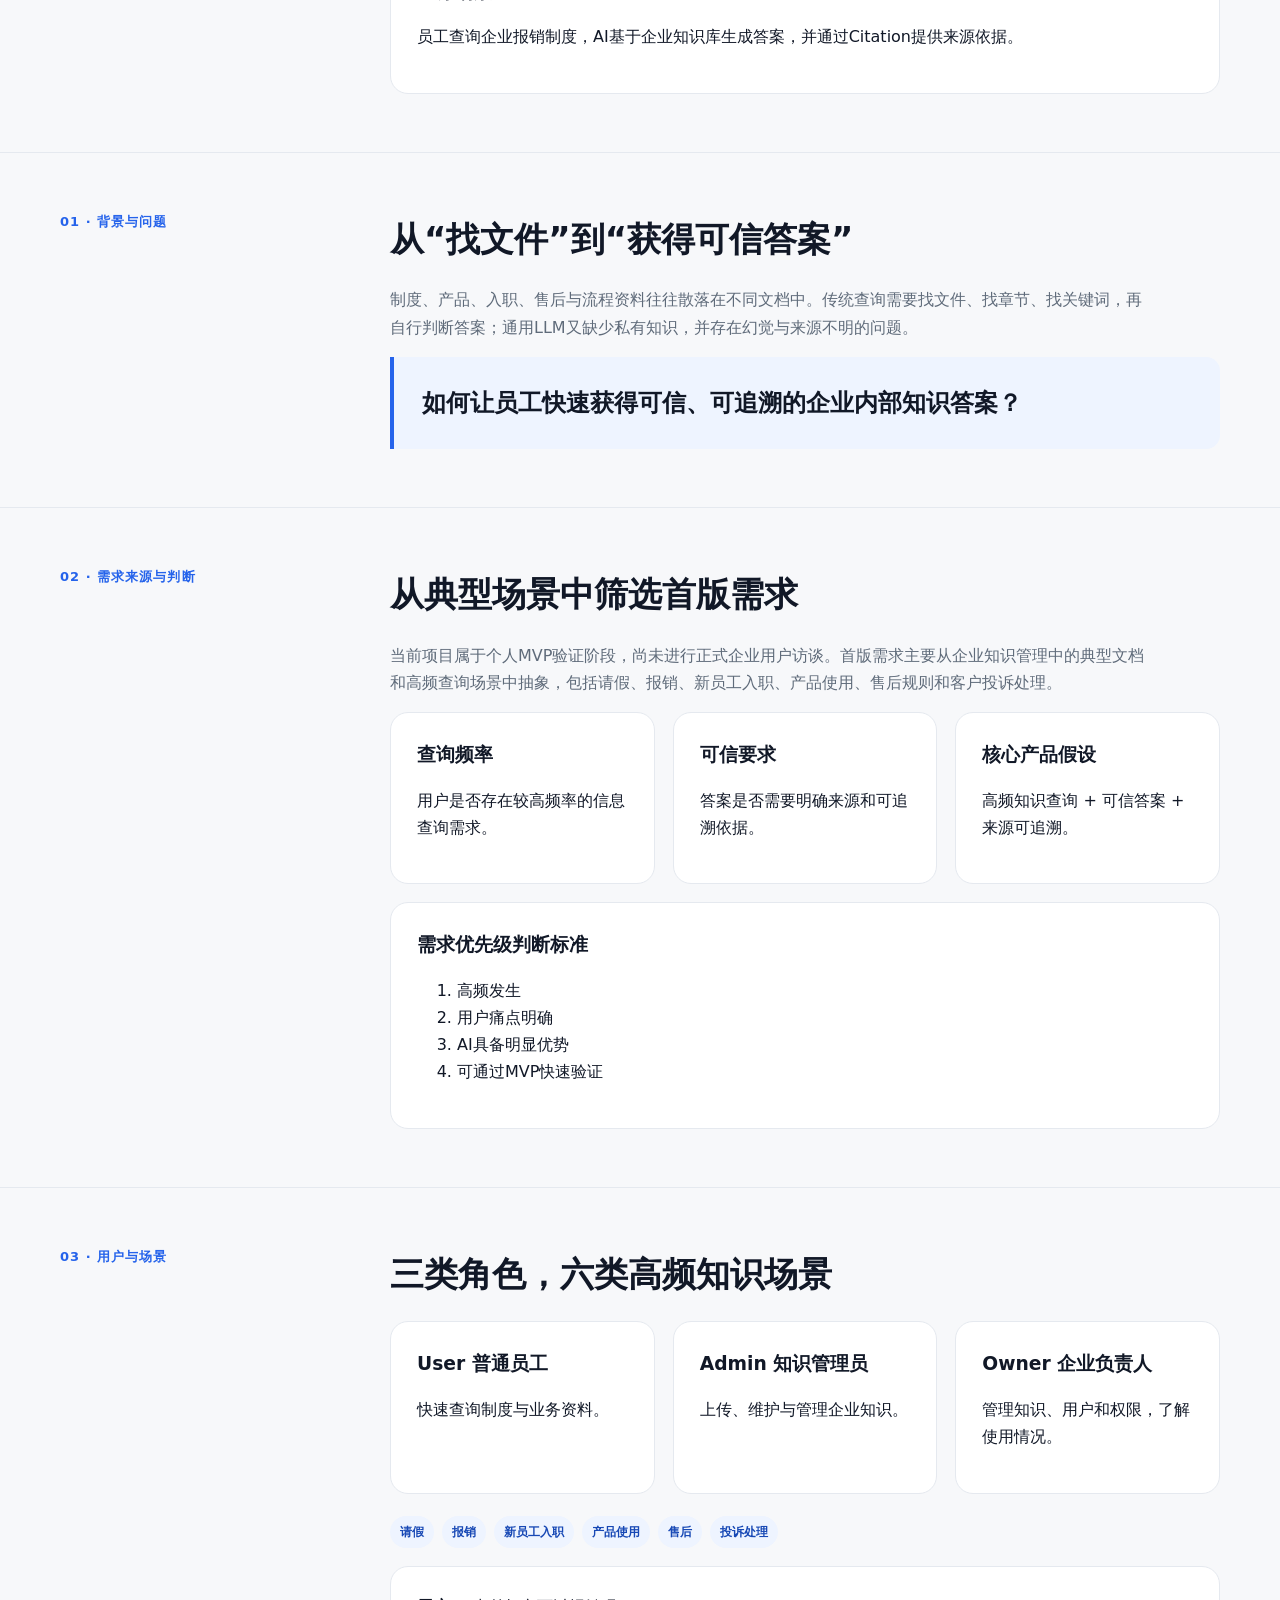
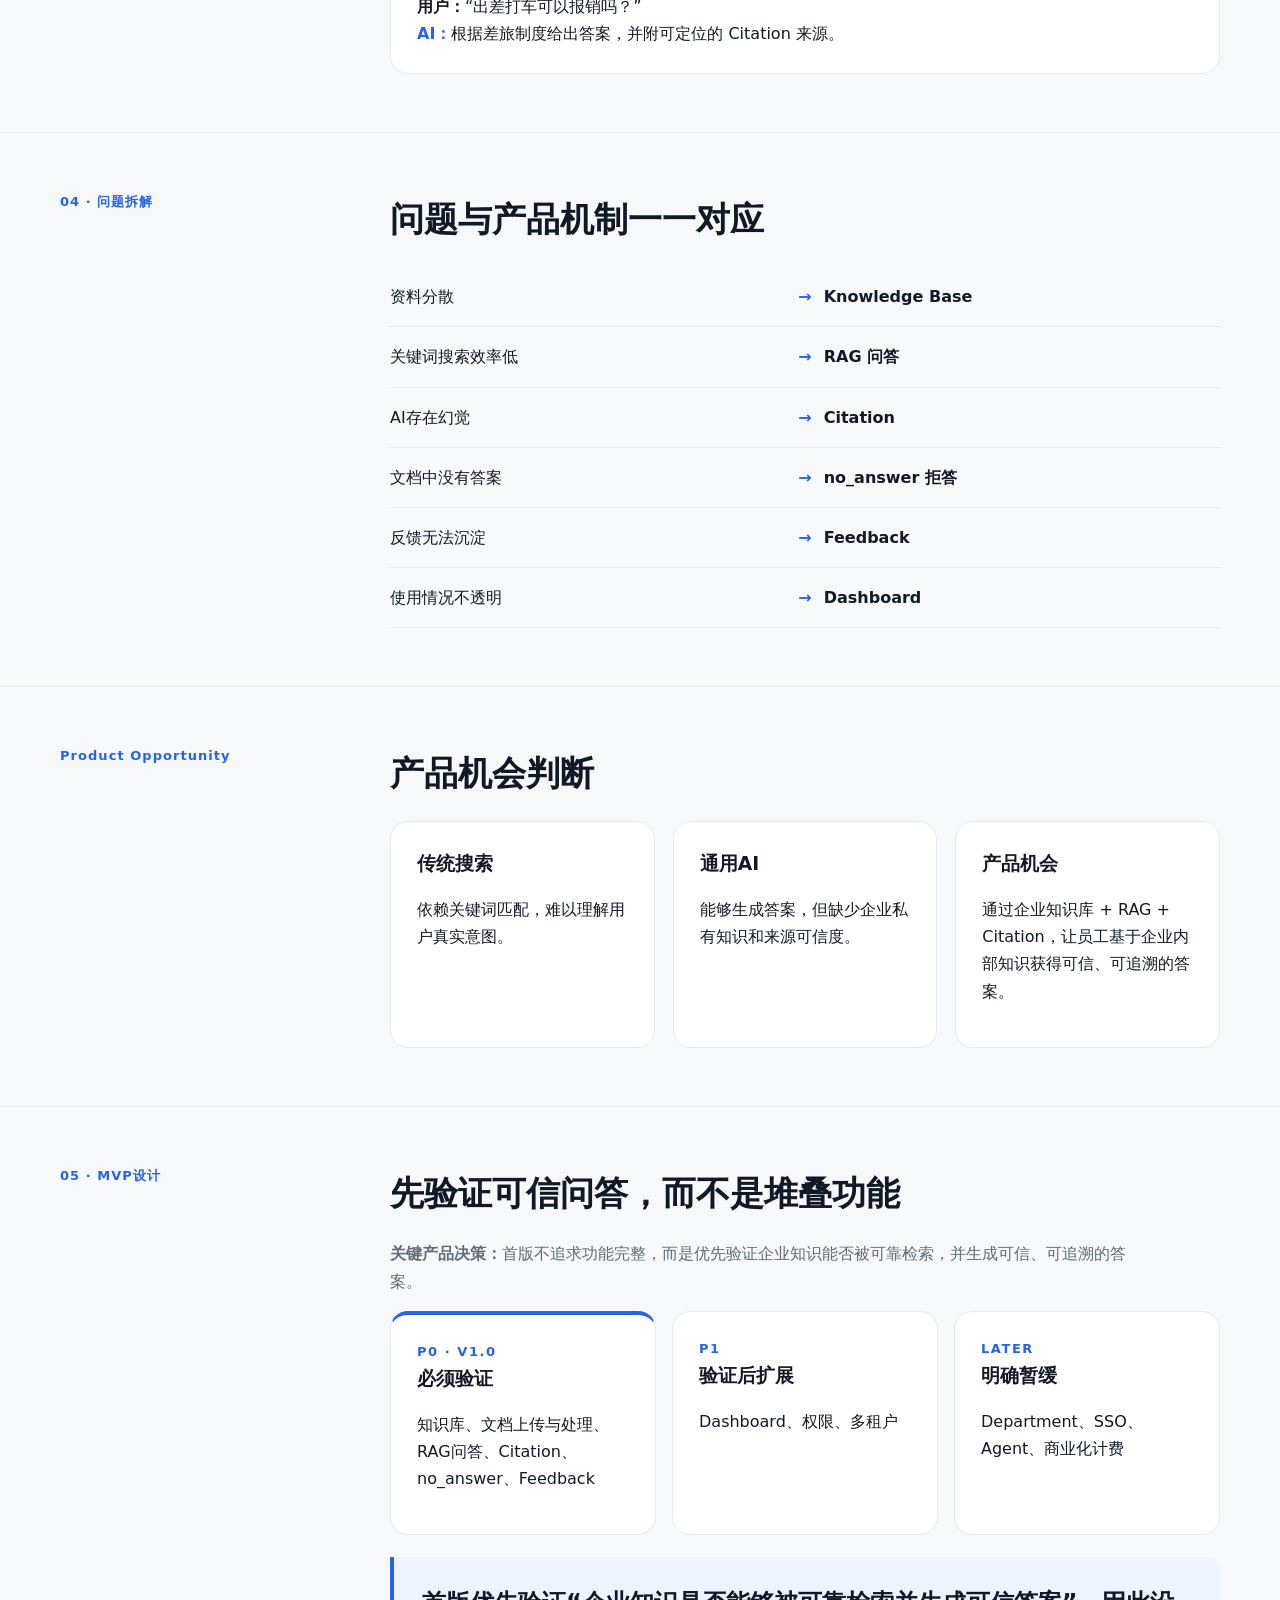
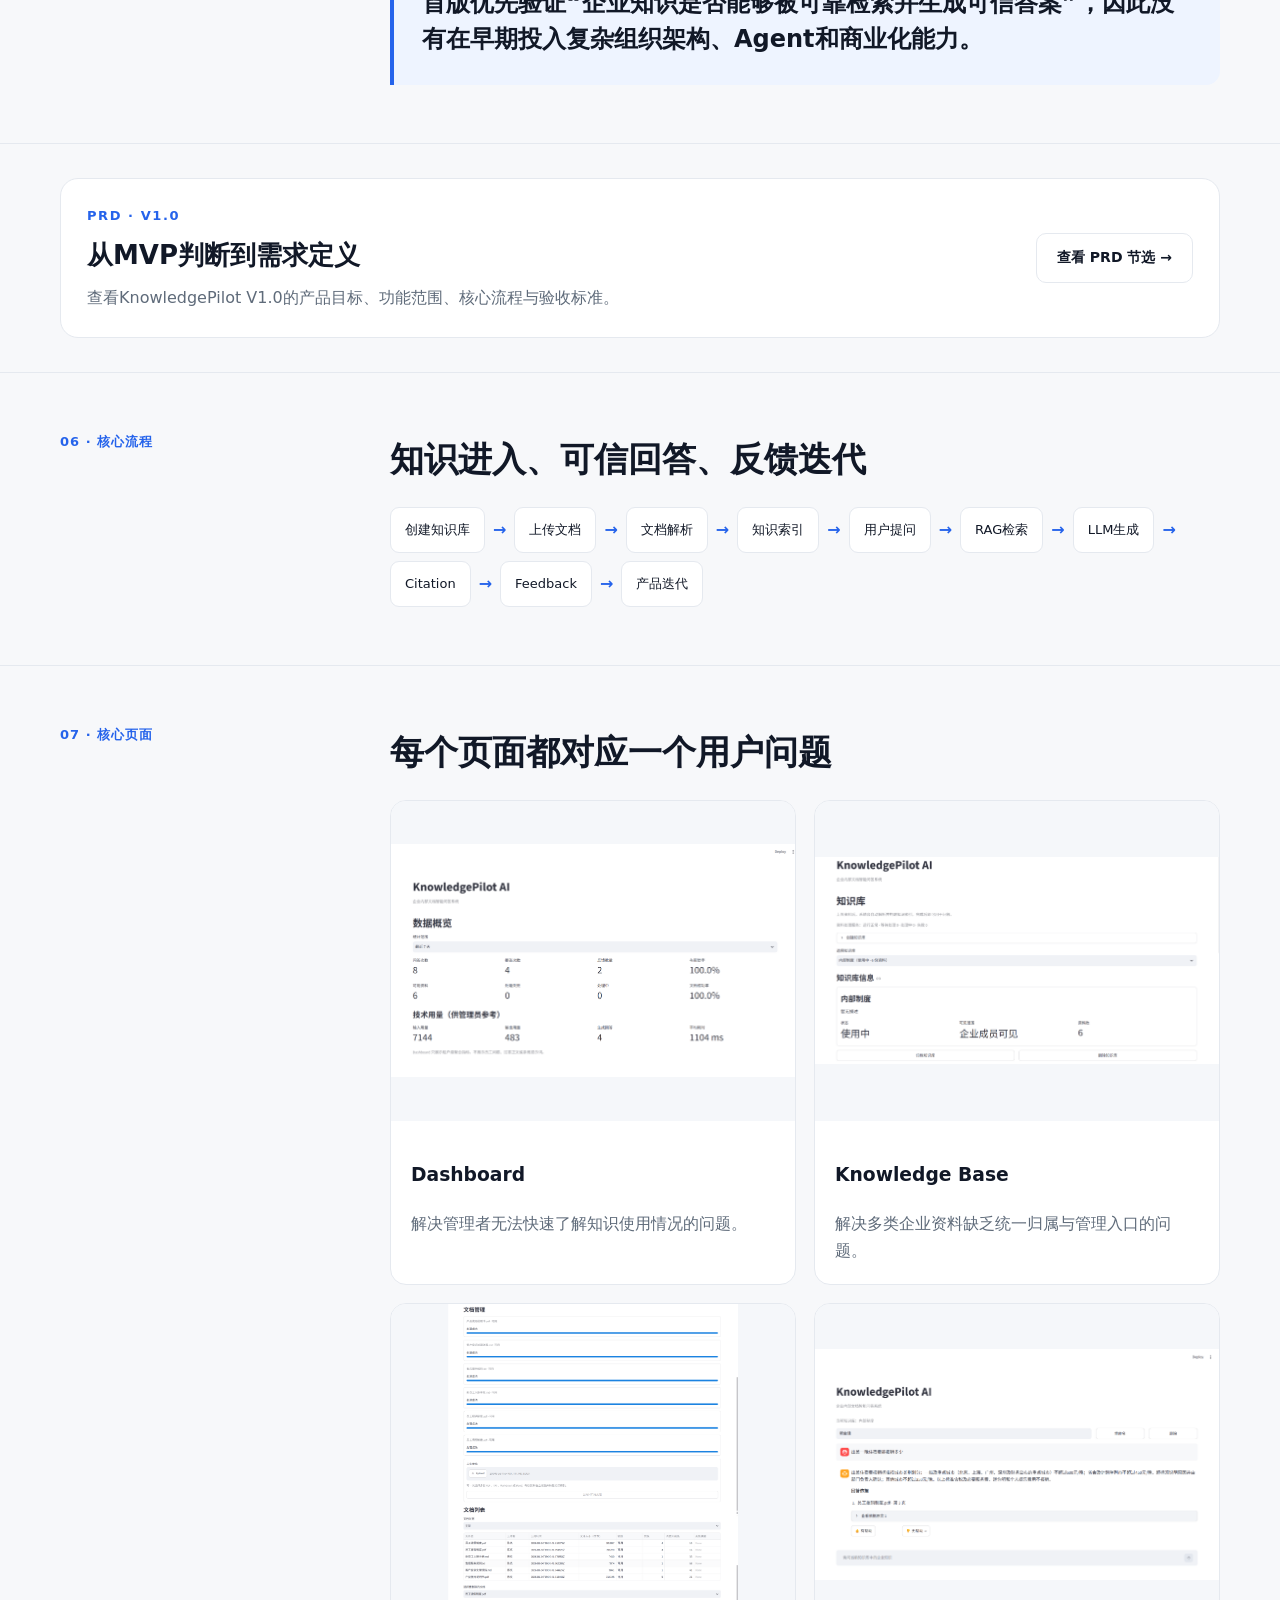
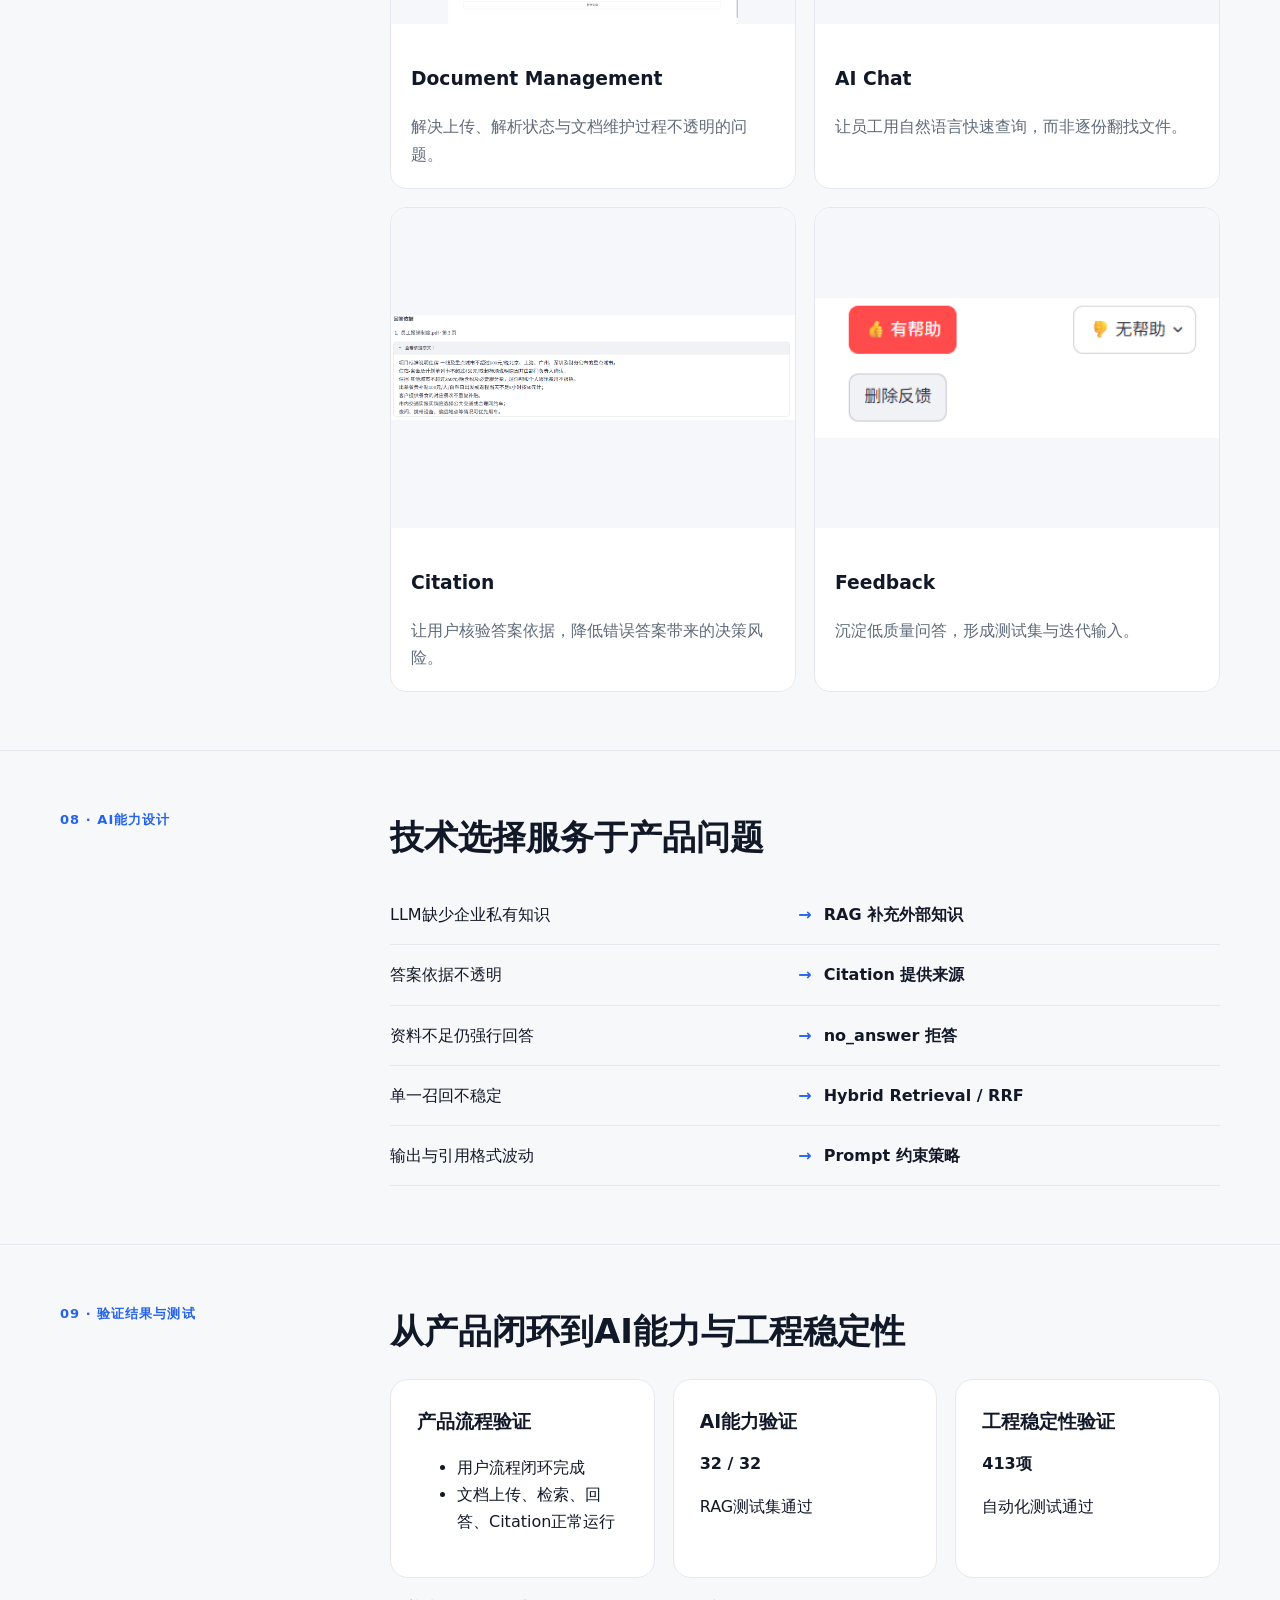
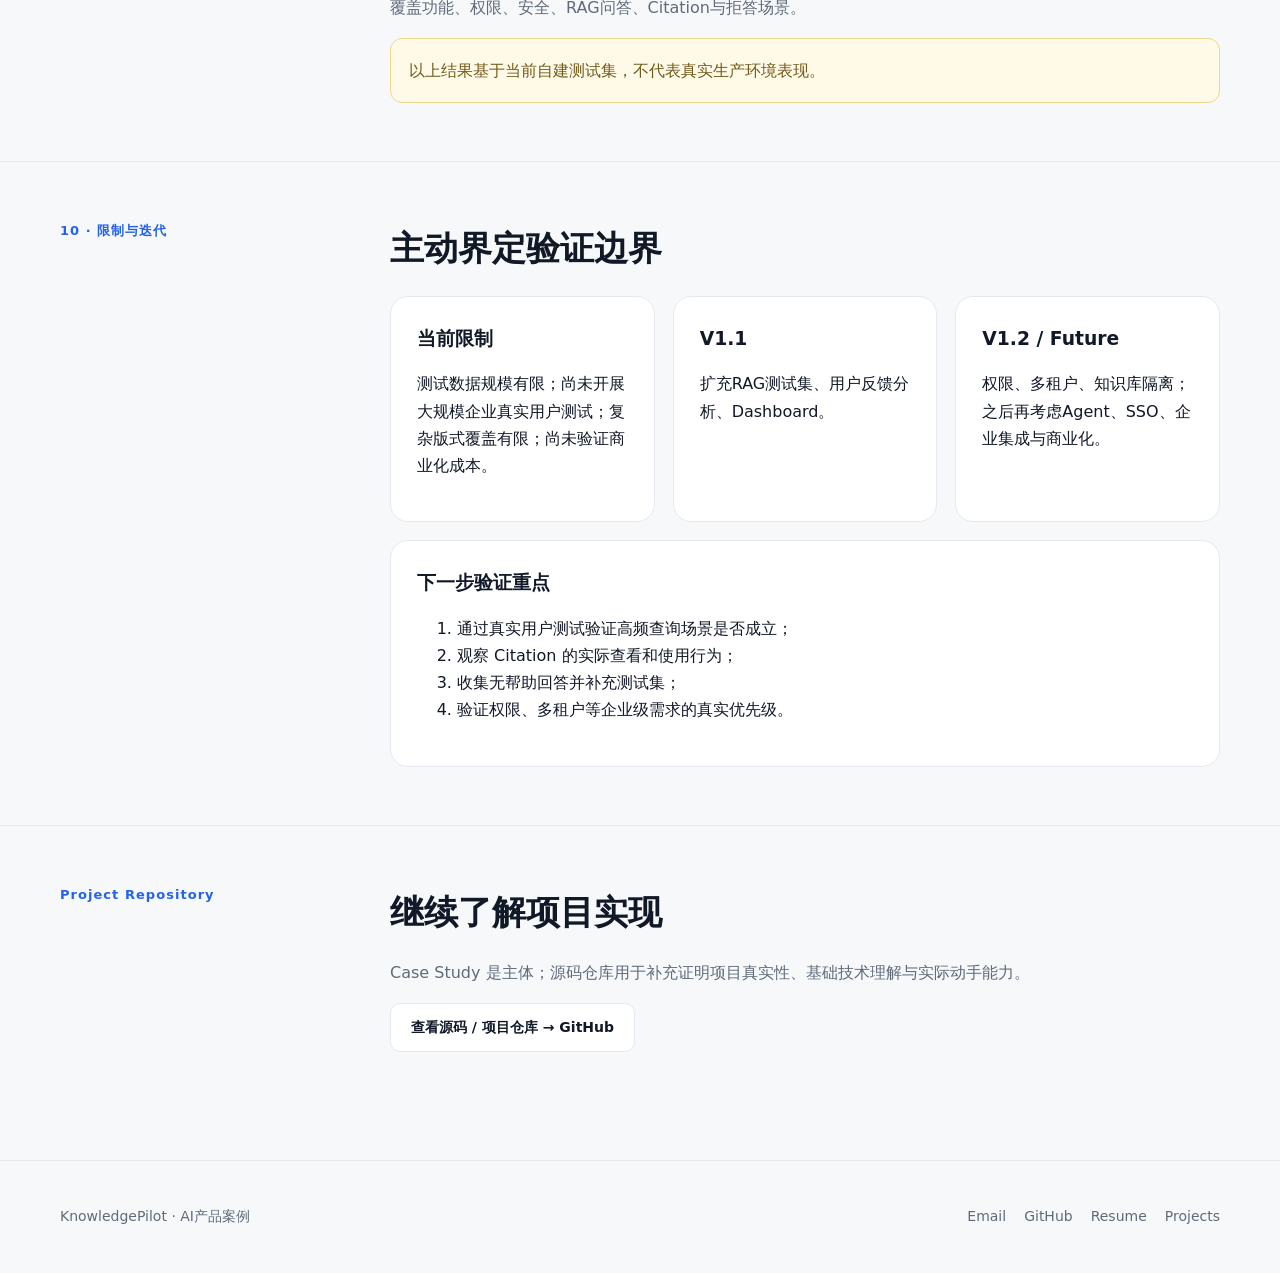
<file: knowledgepilot.html>
<!doctype html>
<html lang="zh-CN">
<head>
<meta charset="utf-8">
<meta name="viewport" content="width=device-width,initial-scale=1">
<title>KnowledgePilot Case Study｜陈炙</title>
<meta name="description" content="KnowledgePilot企业知识库AI助手产品案例。">
<link rel="stylesheet" href="assets/styles.css">
<link rel="stylesheet" href="assets/github.css">
<link rel="stylesheet" href="assets/portfolio-images.css">
<link rel="stylesheet" href="assets/knowledgepilot-proof.css">
</head>
<body>
<nav class="nav">
<div class="container nav-inner">
<a class="logo" href="index.html">陈炙<i>.</i>
</a>
<button class="menu">☰</button>
<div class="nav-links">
<a href="index.html">首页 Home</a>
<a href="projects.html">项目 Projects</a>
<a href="about.html">关于我 About</a>
<a href="resume.html">简历 Resume</a>
</div>
</div>
</nav>
<main>
<header class="page-hero">
<div class="container">
<div class="eyebrow">Project 01 · Core Case Study</div>
<h1 class="page-title">KnowledgePilot</h1>
<h2>企业知识库AI助手</h2>
<p>面向企业内部知识管理场景，以“可信、可追溯”为核心，验证RAG问答产品从需求定义到MVP验收的完整闭环。</p>
<div class="meta">
<div>
<span>角色</span>
<strong>AI产品设计与项目主导｜个人项目</strong>
</div>
<div>
<span>周期</span>
<strong>2026.08 — 至今</strong>
</div>
<div>
<span>类型</span>
<strong>AI SaaS / RAG</strong>
</div>
</div>
<div class="chips" style="margin-top:22px">
<span class="chip">用户场景分析</span>
<span class="chip">PRD</span>
<span class="chip">MVP设计</span>
<span class="chip">AI方案验证</span>
<span class="chip">测试验收</span>
</div>
<div class="link-group">
<span>
<strong>项目链接：</strong>
</span>
<a class="btn" href="#product-demo">查看产品 Demo</a>
<a class="btn" href="knowledgepilot-prd.html">查看 PRD 节选</a>
<a class="btn" href="https://github.com/zhi050216-bit/knowledge-pilot-ai" data-config-link="KNOWLEDGEPILOT_GITHUB_URL">GitHub Repository</a>
</div>
</div>
</header>
<section class="case-section product-demo-section" id="product-demo">
<div class="container case-layout">
<div class="case-index">Product Demo</div>
<div class="case-content">
<h2>完整演示核心产品闭环</h2>
<p>创建知识库 → 上传文档 → 文档处理 → AI提问 → RAG回答 → Citation → Feedback</p>
<div class="demo-frame">
<video controls preload="metadata" muted playsinline aria-label="KnowledgePilot 核心操作演示视频">
<source src="assets/videos/knowledgepilot-demo.mp4" type="video/mp4">
您的浏览器暂不支持 HTML5 视频播放。
</video>
</div>
<p class="demo-note">真实产品操作演示，建议全屏查看操作细节。</p>
<div class="card" style="margin-top:18px">
<h3>项目定位</h3>
<p>本项目为个人MVP验证项目，当前重点验证企业知识问答场景的可行性。</p>
<p>Demo展示基于模拟企业知识文档构建的完整产品流程，未接入真实企业生产数据。</p>
</div>
<div class="card" style="margin-top:18px">
<h3>业务场景</h3>
<p>员工查询企业报销制度，AI基于企业知识库生成答案，并通过Citation提供来源依据。</p>
</div>
</div>
</div>
</section>
<section class="case-section">
<div class="container case-layout">
<div class="case-index">01 · 背景与问题</div>
<div class="case-content">
<h2>从“找文件”到“获得可信答案”</h2>
<p>制度、产品、入职、售后与流程资料往往散落在不同文档中。传统查询需要找文件、找章节、找关键词，再自行判断答案；通用LLM又缺少私有知识，并存在幻觉与来源不明的问题。</p>
<div class="quote">如何让员工快速获得可信、可追溯的企业内部知识答案？</div>
</div>
</div>
</section>
<section class="case-section">
<div class="container case-layout">
<div class="case-index">02 · 需求来源与判断</div>
<div class="case-content">
<h2>从典型场景中筛选首版需求</h2>
<p>当前项目属于个人MVP验证阶段，尚未进行正式企业用户访谈。首版需求主要从企业知识管理中的典型文档和高频查询场景中抽象，包括请假、报销、新员工入职、产品使用、售后规则和客户投诉处理。</p>
<div class="grid-3">
<div class="card">
<h3>查询频率</h3>
<p>用户是否存在较高频率的信息查询需求。</p>
</div>
<div class="card">
<h3>可信要求</h3>
<p>答案是否需要明确来源和可追溯依据。</p>
</div>
<div class="card">
<h3>核心产品假设</h3>
<p>高频知识查询 + 可信答案 + 来源可追溯。</p>
</div>
</div>
<div class="card" style="margin-top:18px">
<h3>需求优先级判断标准</h3>
<ol>
<li>高频发生</li>
<li>用户痛点明确</li>
<li>AI具备明显优势</li>
<li>可通过MVP快速验证</li>
</ol>
</div>
</div>
</div>
</section>
<section class="case-section">
<div class="container case-layout">
<div class="case-index">03 · 用户与场景</div>
<div class="case-content">
<h2>三类角色，六类高频知识场景</h2>
<div class="grid-3">
<div class="card">
<h3>User 普通员工</h3>
<p>快速查询制度与业务资料。</p>
</div>
<div class="card">
<h3>Admin 知识管理员</h3>
<p>上传、维护与管理企业知识。</p>
</div>
<div class="card">
<h3>Owner 企业负责人</h3>
<p>管理知识、用户和权限，了解使用情况。</p>
</div>
</div>
<div class="chips" style="margin-top:22px">
<span class="chip">请假</span>
<span class="chip">报销</span>
<span class="chip">新员工入职</span>
<span class="chip">产品使用</span>
<span class="chip">售后</span>
<span class="chip">投诉处理</span>
</div>
<div class="card" style="margin-top:18px">
<strong>用户：</strong>“出差打车可以报销吗？”<br>
<strong style="color:var(--brand)">AI：</strong>根据差旅制度给出答案，并附可定位的 Citation 来源。</div>
</div>
</div>
</section>
<section class="case-section">
<div class="container case-layout">
<div class="case-index">04 · 问题拆解</div>
<div class="case-content">
<h2>问题与产品机制一一对应</h2>
<div class="mapping">
<span>资料分散</span>
<span class="arrow">→</span>
<strong>Knowledge Base</strong>
</div>
<div class="mapping">
<span>关键词搜索效率低</span>
<span class="arrow">→</span>
<strong>RAG 问答</strong>
</div>
<div class="mapping">
<span>AI存在幻觉</span>
<span class="arrow">→</span>
<strong>Citation</strong>
</div>
<div class="mapping">
<span>文档中没有答案</span>
<span class="arrow">→</span>
<strong>no_answer 拒答</strong>
</div>
<div class="mapping">
<span>反馈无法沉淀</span>
<span class="arrow">→</span>
<strong>Feedback</strong>
</div>
<div class="mapping">
<span>使用情况不透明</span>
<span class="arrow">→</span>
<strong>Dashboard</strong>
</div>
</div>
</div>
</section>
<section class="case-section">
<div class="container case-layout">
<div class="case-index">Product Opportunity</div>
<div class="case-content">
<h2>产品机会判断</h2>
<div class="grid-3">
<div class="card">
<h3>传统搜索</h3>
<p>依赖关键词匹配，难以理解用户真实意图。</p>
</div>
<div class="card">
<h3>通用AI</h3>
<p>能够生成答案，但缺少企业私有知识和来源可信度。</p>
</div>
<div class="card">
<h3>产品机会</h3>
<p>通过企业知识库 + RAG + Citation，让员工基于企业内部知识获得可信、可追溯的答案。</p>
</div>
</div>
</div>
</div>
</section>
<section class="case-section">
<div class="container case-layout">
<div class="case-index">05 · MVP设计</div>
<div class="case-content">
<h2>先验证可信问答，而不是堆叠功能</h2>
<p><strong>关键产品决策：</strong>首版不追求功能完整，而是优先验证企业知识能否被可靠检索，并生成可信、可追溯的答案。</p>
<div class="priority">
<div class="card">
<div class="eyebrow">P0 · V1.0</div>
<h3>必须验证</h3>
<p>知识库、文档上传与处理、RAG问答、Citation、no_answer、Feedback</p>
</div>
<div class="card">
<div class="eyebrow">P1</div>
<h3>验证后扩展</h3>
<p>Dashboard、权限、多租户</p>
</div>
<div class="card">
<div class="eyebrow">Later</div>
<h3>明确暂缓</h3>
<p>Department、SSO、Agent、商业化计费</p>
</div>
</div>
<div class="quote" style="margin-top:22px">首版优先验证“企业知识是否能够被可靠检索并生成可信答案”，因此没有在早期投入复杂组织架构、Agent和商业化能力。</div>
</div>
</div>
</section>
<section class="case-section prd-entry-section">
<div class="container">
<div class="card prd-entry-card">
<div>
<div class="eyebrow">PRD · V1.0</div>
<h2>从MVP判断到需求定义</h2>
<p>查看KnowledgePilot V1.0的产品目标、功能范围、核心流程与验收标准。</p>
</div>
<a class="btn" href="knowledgepilot-prd.html">查看 PRD 节选 →</a>
</div>
</div>
</section>
<section class="case-section">
<div class="container case-layout">
<div class="case-index">06 · 核心流程</div>
<div class="case-content">
<h2>知识进入、可信回答、反馈迭代</h2>
<div class="flow">
<span>创建知识库</span>
<b>→</b>
<span>上传文档</span>
<b>→</b>
<span>文档解析</span>
<b>→</b>
<span>知识索引</span>
<b>→</b>
<span>用户提问</span>
<b>→</b>
<span>RAG检索</span>
<b>→</b>
<span>LLM生成</span>
<b>→</b>
<span>Citation</span>
<b>→</b>
<span>Feedback</span>
<b>→</b>
<span>产品迭代</span>
</div>
</div>
</div>
</section>
<section class="case-section">
<div class="container case-layout">
<div class="case-index">07 · 核心页面</div>
<div class="case-content">
<h2>每个页面都对应一个用户问题</h2>
<div class="screens">
<div class="screen">
<a class="screen-link" href="assets/images/knowledgepilot/dashboard.png" target="_blank" rel="noopener"><img class="screen-image" src="assets/images/knowledgepilot/dashboard.png" alt="KnowledgePilot 数据概览页面，展示问答、拒答、反馈和文档指标"></a>
<div class="screen-text">
<h3>Dashboard</h3>
<p>解决管理者无法快速了解知识使用情况的问题。</p>
</div>
</div>
<div class="screen">
<a class="screen-link" href="assets/images/knowledgepilot/knowledge-base.png" target="_blank" rel="noopener"><img class="screen-image" src="assets/images/knowledgepilot/knowledge-base.png" alt="KnowledgePilot 知识库管理页面，展示知识库状态、可见范围和资料数量"></a>
<div class="screen-text">
<h3>Knowledge Base</h3>
<p>解决多类企业资料缺乏统一归属与管理入口的问题。</p>
</div>
</div>
<div class="screen">
<a class="screen-link" href="assets/images/knowledgepilot/document-management.png" target="_blank" rel="noopener"><img class="screen-image" src="assets/images/knowledgepilot/document-management.png" alt="KnowledgePilot 文档管理页面，展示文档处理进度、上传入口和文档列表"></a>
<div class="screen-text">
<h3>Document Management</h3>
<p>解决上传、解析状态与文档维护过程不透明的问题。</p>
</div>
</div>
<div class="screen">
<a class="screen-link" href="assets/images/knowledgepilot/ai-chat.png" target="_blank" rel="noopener"><img class="screen-image" src="assets/images/knowledgepilot/ai-chat.png" alt="KnowledgePilot AI 问答页面，展示差旅住宿报销问题与回答"></a>
<div class="screen-text">
<h3>AI Chat</h3>
<p>让员工用自然语言快速查询，而非逐份翻找文件。</p>
</div>
</div>
<div class="screen">
<a class="screen-link" href="assets/images/knowledgepilot/citation.png" target="_blank" rel="noopener"><img class="screen-image" src="assets/images/knowledgepilot/citation.png" alt="KnowledgePilot 回答依据页面，展示文件名称、页码和引用原文"></a>
<div class="screen-text">
<h3>Citation</h3>
<p>让用户核验答案依据，降低错误答案带来的决策风险。</p>
</div>
</div>
<div class="screen">
<a class="screen-link" href="assets/images/knowledgepilot/feedback.png" target="_blank" rel="noopener"><img class="screen-image" src="assets/images/knowledgepilot/feedback.png" alt="KnowledgePilot 用户反馈控件，展示有帮助、无帮助和删除反馈操作"></a>
<div class="screen-text">
<h3>Feedback</h3>
<p>沉淀低质量问答，形成测试集与迭代输入。</p>
</div>
</div>
</div>
</div>
</div>
</section>
<section class="case-section">
<div class="container case-layout">
<div class="case-index">08 · AI能力设计</div>
<div class="case-content">
<h2>技术选择服务于产品问题</h2>
<div class="mapping">
<span>LLM缺少企业私有知识</span>
<span class="arrow">→</span>
<strong>RAG 补充外部知识</strong>
</div>
<div class="mapping">
<span>答案依据不透明</span>
<span class="arrow">→</span>
<strong>Citation 提供来源</strong>
</div>
<div class="mapping">
<span>资料不足仍强行回答</span>
<span class="arrow">→</span>
<strong>no_answer 拒答</strong>
</div>
<div class="mapping">
<span>单一召回不稳定</span>
<span class="arrow">→</span>
<strong>Hybrid Retrieval / RRF</strong>
</div>
<div class="mapping">
<span>输出与引用格式波动</span>
<span class="arrow">→</span>
<strong>Prompt 约束策略</strong>
</div>
</div>
</div>
</section>
<section class="case-section">
<div class="container case-layout">
<div class="case-index">09 · 验证结果与测试</div>
<div class="case-content">
<h2>从产品闭环到AI能力与工程稳定性</h2>
<div class="grid-3">
<div class="card">
<h3>产品流程验证</h3>
<ul>
<li>用户流程闭环完成</li>
<li>文档上传、检索、回答、Citation正常运行</li>
</ul>
</div>
<div class="card">
<h3>AI能力验证</h3>
<strong>32 / 32</strong>
<p>RAG测试集通过</p>
</div>
<div class="card">
<h3>工程稳定性验证</h3>
<strong>413项</strong>
<p>自动化测试通过</p>
</div>
</div>
<p>覆盖功能、权限、安全、RAG问答、Citation与拒答场景。</p>
<div class="notice">以上结果基于当前自建测试集，不代表真实生产环境表现。</div>
</div>
</div>
</section>
<section class="case-section">
<div class="container case-layout">
<div class="case-index">10 · 限制与迭代</div>
<div class="case-content">
<h2>主动界定验证边界</h2>
<div class="grid-3">
<div class="card">
<h3>当前限制</h3>
<p>测试数据规模有限；尚未开展大规模企业真实用户测试；复杂版式覆盖有限；尚未验证商业化成本。</p>
</div>
<div class="card">
<h3>V1.1</h3>
<p>扩充RAG测试集、用户反馈分析、Dashboard。</p>
</div>
<div class="card">
<h3>V1.2 / Future</h3>
<p>权限、多租户、知识库隔离；之后再考虑Agent、SSO、企业集成与商业化。</p>
</div>
</div>
<div class="card" style="margin-top:18px">
<h3>下一步验证重点</h3>
<ol>
<li>通过真实用户测试验证高频查询场景是否成立；</li>
<li>观察 Citation 的实际查看和使用行为；</li>
<li>收集无帮助回答并补充测试集；</li>
<li>验证权限、多租户等企业级需求的真实优先级。</li>
</ol>
</div>
</div>
</div>
</section>
<section class="case-section">
<div class="container case-layout">
<div class="case-index">Project Repository</div>
<div class="case-content">
<h2>继续了解项目实现</h2>
<p>Case Study 是主体；源码仓库用于补充证明项目真实性、基础技术理解与实际动手能力。</p>
<a class="btn" href="https://github.com/zhi050216-bit/knowledge-pilot-ai" data-config-link="KNOWLEDGEPILOT_GITHUB_URL">查看源码 / 项目仓库 → GitHub</a>
</div>
</div>
</section>
</main>
<footer class="footer">
<div class="container footer-inner">
<span>KnowledgePilot · AI产品案例</span>
<div class="footer-links">
<a href="projects.html">返回项目</a>
<a href="resume.html">查看简历</a>
</div>
</div>
</footer>
<script src="assets/config.js">
</script>
<script src="assets/site.js">
</script>
</body>
</html>
</file>
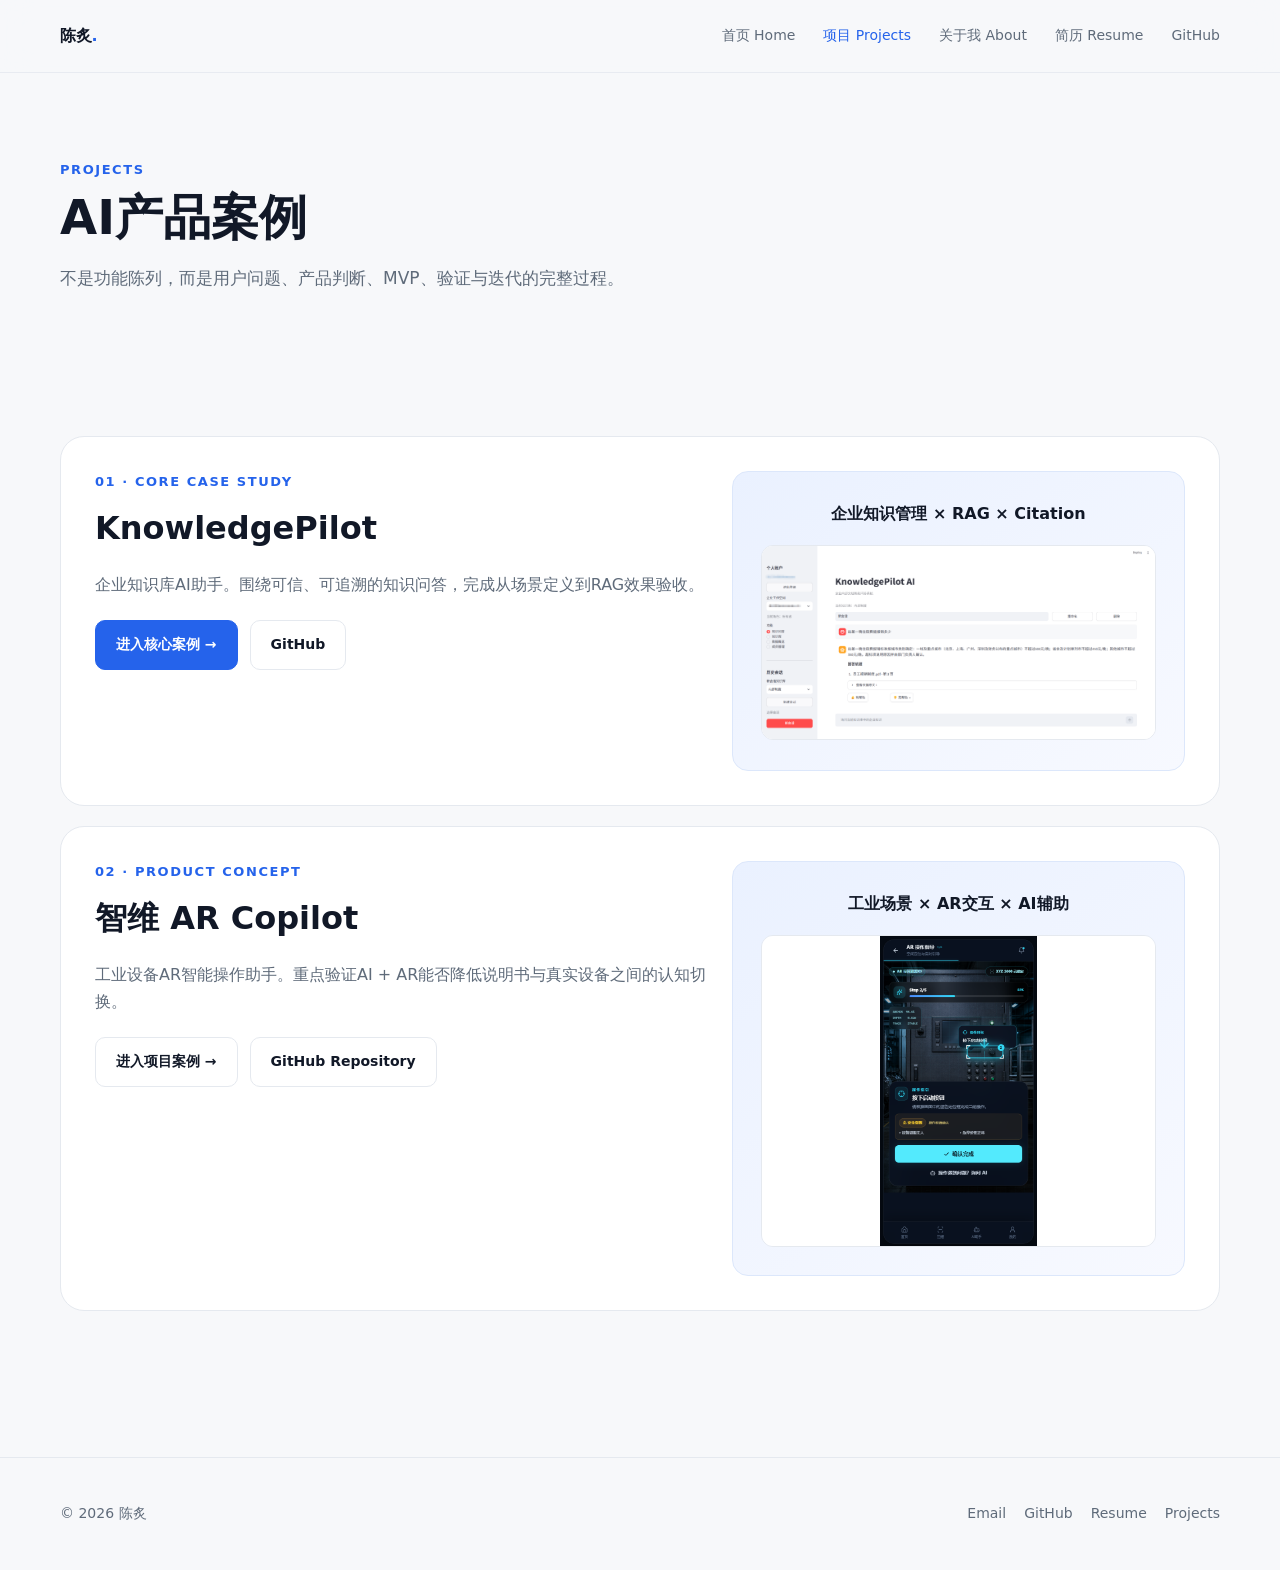
<file: projects.html>
<!doctype html>
<html lang="zh-CN">
<head>
<meta charset="utf-8">
<meta name="viewport" content="width=device-width,initial-scale=1">
<title>项目｜陈炙 AI产品作品集</title>
<link rel="stylesheet" href="assets/styles.css">
<link rel="stylesheet" href="assets/github.css">
<link rel="stylesheet" href="assets/projects.css">
</head>
<body>
<nav class="nav">
<div class="container nav-inner">
<a class="logo" href="index.html">陈炙<i>.</i>
</a>
<button class="menu">☰</button>
<div class="nav-links">
<a href="index.html">首页 Home</a>
<a href="projects.html">项目 Projects</a>
<a href="about.html">关于我 About</a>
<a href="resume.html">简历 Resume</a>
</div>
</div>
</nav>
<main>
<header class="page-hero">
<div class="container">
<div class="eyebrow">Projects</div>
<h1 class="page-title">AI产品案例</h1>
<p>不是功能陈列，而是用户问题、产品判断、MVP、验证与迭代的完整过程。</p>
</div>
</header>
<section>
<div class="container">
<article class="project">
<div>
<div class="eyebrow">01 · Core Case Study</div>
<h3>KnowledgePilot</h3>
<p>企业知识库AI助手。围绕可信、可追溯的知识问答，完成从场景定义到RAG效果验收。</p>
<div class="link-group">
<a class="btn primary" href="knowledgepilot.html">进入核心案例 →</a>
<a class="btn" href="https://github.com/zhi050216-bit/knowledge-pilot-ai" data-config-link="KNOWLEDGEPILOT_GITHUB_URL">GitHub</a>
</div>
</div>
<div class="project-visual project-card-visual">
<strong>企业知识管理 × RAG × Citation</strong>
<a class="project-card-image-link" href="assets/images/knowledgepilot/workspace-home.png" target="_blank" rel="noopener noreferrer" aria-label="查看 KnowledgePilot 项目截图大图">
<img class="project-card-image" src="assets/images/knowledgepilot/workspace-home.png" alt="KnowledgePilot 工作台首页真实截图" loading="lazy">
</a>
</div>
</article>
<article class="project">
<div>
<div class="eyebrow">02 · Product concept</div>
<h3>智维 AR Copilot</h3>
<p>工业设备AR智能操作助手。重点验证AI + AR能否降低说明书与真实设备之间的认知切换。</p>
<div class="link-group">
<a class="btn" href="ar-copilot.html">进入项目案例 →</a>
<a class="btn" href="https://github.com/zhi050216-bit/zhiwei-ar-copilot" data-config-link="AR_COPILOT_GITHUB_URL">GitHub Repository</a>
</div>
</div>
<div class="project-visual project-card-visual">
<strong>工业场景 × AR交互 × AI辅助</strong>
<a class="project-card-image-link" href="assets/images/ar-copilot/ar-guide.png" target="_blank" rel="noopener noreferrer" aria-label="查看智维 AR Copilot 项目截图大图">
<img class="project-card-image" src="assets/images/ar-copilot/ar-guide.png" alt="智维 AR Copilot 操作指导真实截图" loading="lazy">
</a>
</div>
</article>
</div>
</section>
</main>
<footer class="footer">
<div class="container footer-inner">
<span>© 2026 陈炙</span>
<div class="footer-links">
<a href="mailto:zhi050216@gmail.com">Email</a>
<a href="resume.html">简历</a>
</div>
</div>
</footer>
<script src="assets/config.js">
</script>
<script src="assets/site.js">
</script>
</body>
</html>
</file>
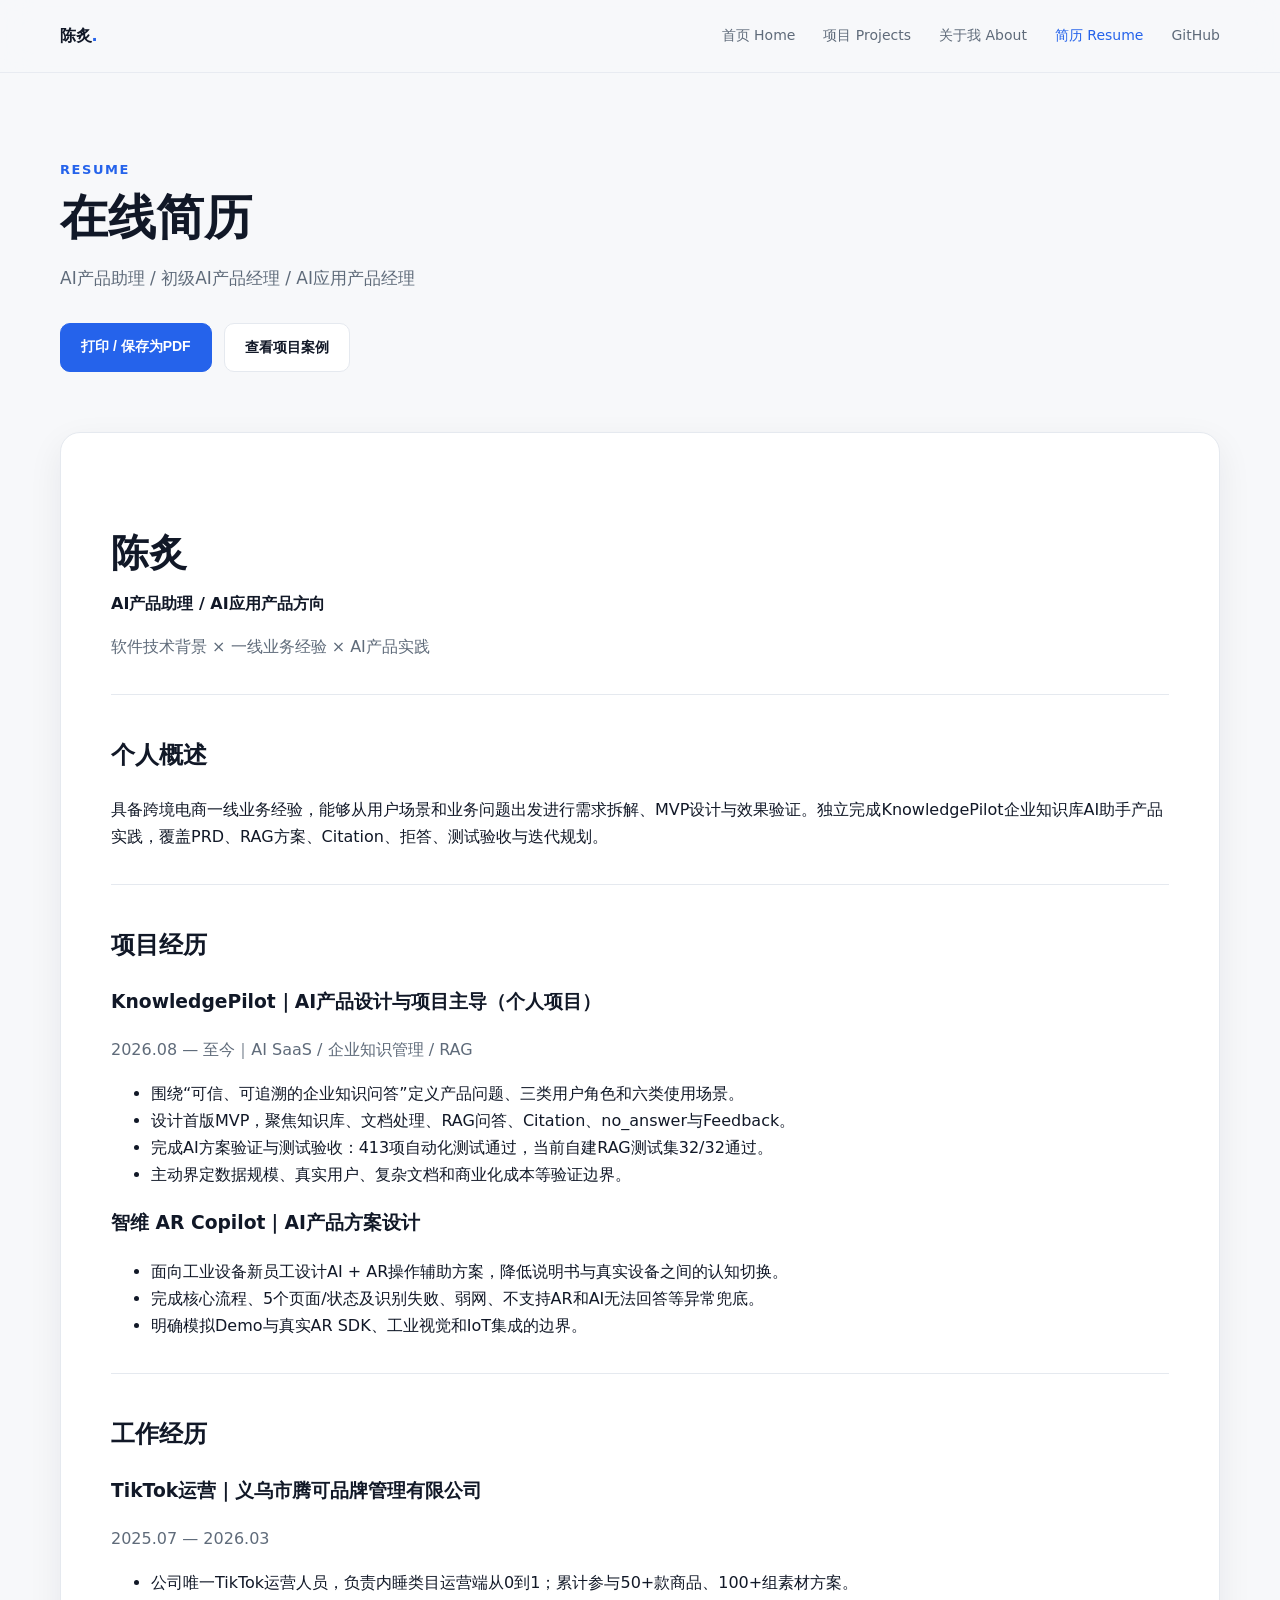
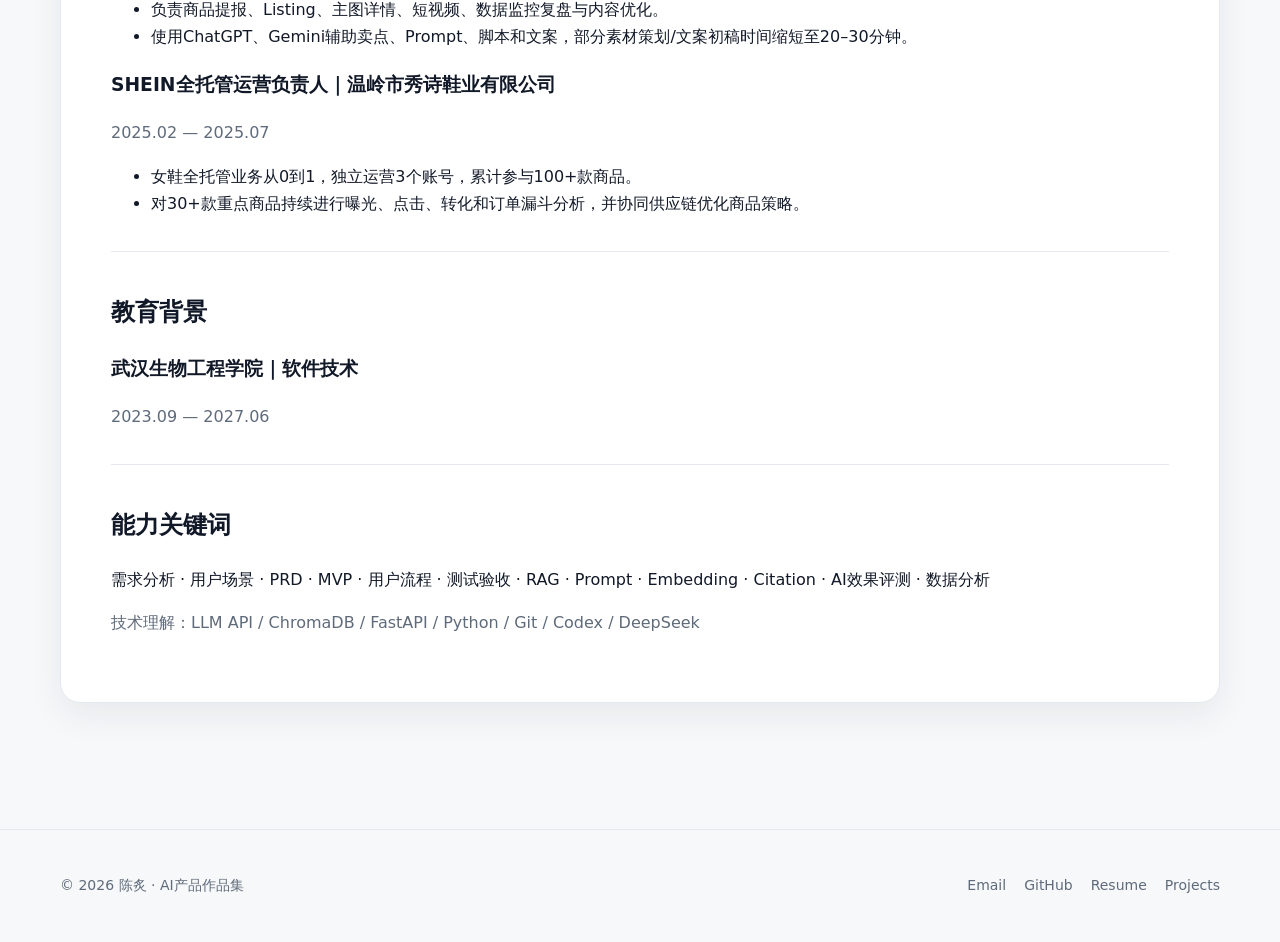
<file: resume.html>
<!doctype html>
<html lang="zh-CN">
<head>
<meta charset="utf-8">
<meta name="viewport" content="width=device-width,initial-scale=1">
<title>简历｜陈炙</title>
<link rel="stylesheet" href="assets/styles.css">
<link rel="stylesheet" href="assets/github.css">
</head>
<body>
<nav class="nav">
<div class="container nav-inner">
<a class="logo" href="index.html">陈炙<i>.</i>
</a>
<button class="menu">☰</button>
<div class="nav-links">
<a href="index.html">首页 Home</a>
<a href="projects.html">项目 Projects</a>
<a href="about.html">关于我 About</a>
<a href="resume.html">简历 Resume</a>
</div>
</div>
</nav>
<main>
<header class="page-hero">
<div class="container">
<div class="eyebrow">Resume</div>
<h1 class="page-title">在线简历</h1>
<p>AI产品助理 / 初级AI产品经理 / AI应用产品经理</p>
<div class="actions">
<button class="btn primary" onclick="window.print()">打印 / 保存为PDF</button>
<a class="btn" href="projects.html">查看项目案例</a>
</div>
</div>
</header>
<section style="padding-top:10px">
<div class="container">
<article class="resume-sheet">
<h1>陈炙</h1>
<strong>AI产品助理 / AI应用产品方向</strong>
<p class="muted">软件技术背景 × 一线业务经验 × AI产品实践</p>
<div class="resume-section">
<h2>个人概述</h2>
<p>具备跨境电商一线业务经验，能够从用户场景和业务问题出发进行需求拆解、MVP设计与效果验证。独立完成KnowledgePilot企业知识库AI助手产品实践，覆盖PRD、RAG方案、Citation、拒答、测试验收与迭代规划。</p>
</div>
<div class="resume-section">
<h2>项目经历</h2>
<h3>KnowledgePilot｜AI产品设计与项目主导（个人项目）</h3>
<p class="muted">2026.08 — 至今｜AI SaaS / 企业知识管理 / RAG</p>
<ul>
<li>围绕“可信、可追溯的企业知识问答”定义产品问题、三类用户角色和六类使用场景。</li>
<li>设计首版MVP，聚焦知识库、文档处理、RAG问答、Citation、no_answer与Feedback。</li>
<li>完成AI方案验证与测试验收：413项自动化测试通过，当前自建RAG测试集32/32通过。</li>
<li>主动界定数据规模、真实用户、复杂文档和商业化成本等验证边界。</li>
</ul>
<h3>智维 AR Copilot｜AI产品方案设计</h3>
<ul>
<li>面向工业设备新员工设计AI + AR操作辅助方案，降低说明书与真实设备之间的认知切换。</li>
<li>完成核心流程、5个页面/状态及识别失败、弱网、不支持AR和AI无法回答等异常兜底。</li>
<li>明确模拟Demo与真实AR SDK、工业视觉和IoT集成的边界。</li>
</ul>
</div>
<div class="resume-section">
<h2>工作经历</h2>
<h3>TikTok运营｜义乌市腾可品牌管理有限公司</h3>
<p class="muted">2025.07 — 2026.03</p>
<ul>
<li>公司唯一TikTok运营人员，负责内睡类目运营端从0到1；累计参与50+款商品、100+组素材方案。</li>
<li>负责商品提报、Listing、主图详情、短视频、数据监控复盘与内容优化。</li>
<li>使用ChatGPT、Gemini辅助卖点、Prompt、脚本和文案，部分素材策划/文案初稿时间缩短至20–30分钟。</li>
</ul>
<h3>SHEIN全托管运营负责人｜温岭市秀诗鞋业有限公司</h3>
<p class="muted">2025.02 — 2025.07</p>
<ul>
<li>女鞋全托管业务从0到1，独立运营3个账号，累计参与100+款商品。</li>
<li>对30+款重点商品持续进行曝光、点击、转化和订单漏斗分析，并协同供应链优化商品策略。</li>
</ul>
</div>
<div class="resume-section">
<h2>教育背景</h2>
<h3>武汉生物工程学院｜软件技术</h3>
<p class="muted">2023.09 — 2027.06</p>
</div>
<div class="resume-section">
<h2>能力关键词</h2>
<p>需求分析 · 用户场景 · PRD · MVP · 用户流程 · 测试验收 · RAG · Prompt · Embedding · Citation · AI效果评测 · 数据分析</p>
<p class="muted">技术理解：LLM API / ChromaDB / FastAPI / Python / Git / Codex / DeepSeek</p>
</div>
</article>
</div>
</section>
</main>
<footer class="footer">
<div class="container footer-inner">
<span>© 2026 陈炙 · AI产品作品集</span>
<div class="footer-links">
<a href="mailto:zhi050216@gmail.com">Email</a>
<a href="https://github.com/zhi050216-bit" data-config-link="GITHUB_URL">GitHub</a>
</div>
</div>
</footer>
<script src="assets/config.js">
</script>
<script src="assets/site.js">
</script>
</body>
</html>
</file>
<file: assets/styles.css>
:root{--bg:#f7f8fa;--surface:#fff;--ink:#111827;--muted:#5f6b7a;--line:#e5e9ef;--brand:#2563eb;--brand-dark:#1748b5;--soft:#eef4ff;--radius:18px;--shadow:0 12px 35px rgba(17,24,39,.07);--max:1160px}*{box-sizing:border-box}html{scroll-behavior:smooth}body{margin:0;background:var(--bg);color:var(--ink);font-family:Inter,"PingFang SC","Microsoft YaHei",system-ui,sans-serif;line-height:1.7}a{color:inherit;text-decoration:none}img{max-width:100%}.container{width:min(calc(100% - 40px),var(--max));margin:auto}.nav{position:sticky;top:0;z-index:30;background:rgba(247,248,250,.9);backdrop-filter:blur(16px);border-bottom:1px solid rgba(229,233,239,.8)}.nav-inner{height:72px;display:flex;align-items:center;justify-content:space-between}.logo{font-weight:800;letter-spacing:-.02em}.logo i{color:var(--brand);font-style:normal}.nav-links{display:flex;gap:28px;align-items:center}.nav-links a{font-size:14px;color:var(--muted)}.nav-links a:hover,.nav-links a.active{color:var(--brand)}.menu{display:none;border:0;background:none;font-size:24px}.hero{padding:110px 0 80px}.eyebrow{font-size:13px;font-weight:700;color:var(--brand);letter-spacing:.12em;text-transform:uppercase}.hero h1{font-size:clamp(48px,8vw,86px);line-height:1.05;margin:12px 0}.hero h2{font-size:clamp(22px,3vw,34px);margin:0 0 8px}.hero .sub{font-size:18px;color:var(--muted);font-weight:600}.hero p{max-width:760px;color:var(--muted);font-size:17px}.actions{display:flex;gap:12px;flex-wrap:wrap;margin-top:30px}.btn{display:inline-flex;align-items:center;justify-content:center;padding:12px 20px;border-radius:10px;font-weight:700;font-size:14px;border:1px solid var(--line);background:#fff}.btn.primary{background:var(--brand);color:#fff;border-color:var(--brand)}.btn:hover{transform:translateY(-1px);box-shadow:var(--shadow)}section{padding:76px 0}.section-head{display:flex;align-items:end;justify-content:space-between;gap:20px;margin-bottom:28px}.section-head h2,.page-title{font-size:clamp(30px,4vw,48px);line-height:1.2;margin:8px 0}.section-head p{max-width:620px;color:var(--muted)}.grid-3{display:grid;grid-template-columns:repeat(3,1fr);gap:18px}.card{background:var(--surface);border:1px solid var(--line);border-radius:var(--radius);padding:26px}.card h3{margin:0 0 12px}.chips{display:flex;gap:8px;flex-wrap:wrap}.chip{font-size:12px;padding:6px 10px;border-radius:999px;background:var(--soft);color:var(--brand-dark);font-weight:600}.project{display:grid;grid-template-columns:1.15fr .85fr;gap:24px;padding:34px;background:var(--surface);border:1px solid var(--line);border-radius:24px;margin-bottom:20px}.project:hover{box-shadow:var(--shadow)}.project h3{font-size:32px;margin:8px 0}.project p{color:var(--muted)}.project-visual{border-radius:16px;min-height:300px;background:linear-gradient(145deg,#eaf1ff,#f7f9ff);display:flex;align-items:center;justify-content:center;padding:28px;border:1px solid #dce7fb}.mock{width:100%;background:white;border-radius:12px;box-shadow:0 18px 50px rgba(37,99,235,.13);overflow:hidden}.mock-top{height:34px;border-bottom:1px solid var(--line);display:flex;align-items:center;padding:0 12px;gap:6px}.dot{width:7px;height:7px;border-radius:50%;background:#d9dee7}.mock-body{display:grid;grid-template-columns:25% 1fr;min-height:190px}.mock-side{background:#f8fafc;border-right:1px solid var(--line)}.mock-content{padding:18px}.line{height:9px;background:#e9edf3;border-radius:5px;margin-bottom:10px}.line.blue{background:#cfe0ff}.metrics{display:flex;gap:22px;margin:22px 0}.metric strong{font-size:28px;display:block}.metric span{font-size:12px;color:var(--muted)}.page-hero{padding:86px 0 50px}.page-hero p{max-width:760px;color:var(--muted);font-size:17px}.meta{display:flex;gap:30px;flex-wrap:wrap;margin-top:30px}.meta div{min-width:130px}.meta strong,.meta span{display:block}.meta span{font-size:13px;color:var(--muted)}.case-section{padding:58px 0;border-top:1px solid var(--line)}.case-layout{display:grid;grid-template-columns:260px 1fr;gap:70px}.case-index{font-size:13px;color:var(--brand);font-weight:800;letter-spacing:.08em}.case-content h2{font-size:34px;margin:0 0 18px}.case-content>p{color:var(--muted);max-width:760px}.quote{font-size:24px;line-height:1.5;font-weight:700;padding:28px;border-left:4px solid var(--brand);background:var(--soft);border-radius:0 14px 14px 0}.mapping{display:grid;grid-template-columns:1fr auto 1fr;gap:12px;align-items:center;padding:16px 0;border-bottom:1px solid var(--line)}.mapping .arrow{color:var(--brand);font-weight:bold}.priority{display:grid;grid-template-columns:repeat(3,1fr);gap:16px}.priority .card:first-child{border-top:4px solid var(--brand)}.flow{display:flex;align-items:center;gap:8px;flex-wrap:wrap}.flow span{padding:11px 14px;border-radius:9px;background:white;border:1px solid var(--line);font-size:13px}.flow b{color:var(--brand)}.screens{display:grid;grid-template-columns:repeat(2,1fr);gap:18px}.screen{background:#fff;border:1px solid var(--line);border-radius:16px;overflow:hidden}.placeholder{min-height:220px;background:linear-gradient(135deg,#f1f4f8,#e8eef7);display:flex;align-items:center;justify-content:center;color:#7c8796;font-weight:700}.screen-text{padding:20px}.screen-text p{color:var(--muted);margin-bottom:0}.stat-row{display:grid;grid-template-columns:repeat(2,1fr);gap:18px}.big-stat{background:#111827;color:white;border-radius:18px;padding:32px}.big-stat strong{font-size:54px;line-height:1}.big-stat span{display:block;color:#b8c2d1;margin-top:12px}.notice{padding:18px;border:1px solid #f0d78a;background:#fff9e7;border-radius:12px;color:#715b19}.timeline{position:relative;padding-left:24px}.timeline:before{content:"";position:absolute;left:5px;top:8px;bottom:8px;width:2px;background:var(--line)}.timeline-item{position:relative;margin-bottom:30px}.timeline-item:before{content:"";position:absolute;left:-24px;top:8px;width:12px;height:12px;background:var(--brand);border-radius:50%;box-shadow:0 0 0 4px var(--bg)}.timeline-item h3{margin:0}.timeline-item p{margin:5px 0;color:var(--muted)}.footer{padding:44px 0;border-top:1px solid var(--line);margin-top:50px}.footer-inner{display:flex;justify-content:space-between;gap:20px;color:var(--muted);font-size:14px}.footer-links{display:flex;gap:18px}.resume-sheet{background:white;border:1px solid var(--line);border-radius:20px;padding:50px;box-shadow:var(--shadow)}.resume-sheet h1{font-size:38px;margin-bottom:4px}.resume-section{margin-top:34px;border-top:1px solid var(--line);padding-top:20px}.muted{color:var(--muted)}@media(max-width:820px){.nav-links{display:none;position:absolute;top:72px;left:0;right:0;background:white;padding:20px;flex-direction:column;border-bottom:1px solid var(--line)}.nav-links.open{display:flex}.menu{display:block}.hero{padding:75px 0 55px}.grid-3,.project,.priority,.stat-row{grid-template-columns:1fr}.project-visual{min-height:230px}.case-layout{grid-template-columns:1fr;gap:16px}.screens{grid-template-columns:1fr}.case-section,section{padding:50px 0}.footer-inner{flex-direction:column}.resume-sheet{padding:24px}.mapping{grid-template-columns:1fr}.mapping .arrow{transform:rotate(90deg);justify-self:start}.section-head{display:block}}@media print{.nav,.footer,.actions{display:none}body{background:white}.resume-sheet{box-shadow:none;border:0;padding:0}.page-hero{padding:20px 0}.container{width:100%}}
</file>
<file: assets/github.css>
.disabled-link { opacity: .55; cursor: not-allowed; }
.link-group { display: flex; gap: 12px; flex-wrap: wrap; margin-top: 22px; }
.online-list { display: grid; gap: 12px; }
.online-list a { display: flex; justify-content: space-between; gap: 20px; padding: 16px 0; border-bottom: 1px solid var(--line); }
</file>
<file: assets/portfolio-images.css>
.screen-link {
  display: block;
  background: #eef2f7;
}

.screen-image {
  display: block;
  width: 100%;
  height: 320px;
  object-fit: contain;
  background: #f5f7fa;
}

.project-image-link {
  display: block;
  width: 100%;
}

.project-image {
  display: block;
  width: 100%;
  max-height: 330px;
  object-fit: contain;
  border-radius: 12px;
  background: #fff;
}

.project-visual.ar-preview {
  padding: 18px;
}

.project-visual.ar-preview .project-image {
  max-height: 410px;
}

.screen-link:focus-visible,
.project-image-link:focus-visible {
  outline: 3px solid var(--brand);
  outline-offset: 3px;
}

@media (max-width: 820px) {
  .screen-image,
  .project-image {
    height: auto;
    max-height: 520px;
  }

  .project-visual {
    padding: 14px;
  }
}
</file>
<file: assets/knowledgepilot-proof.css>
.demo-frame {
  overflow: hidden;
  margin-top: 22px;
  border: 1px solid var(--line);
  border-radius: 16px;
  background: #111827;
}

.demo-frame video {
  display: block;
  width: 100%;
  max-height: 640px;
  aspect-ratio: 16 / 9;
  object-fit: contain;
  background: #111827;
}

.demo-note {
  margin-top: 10px;
  font-size: 13px;
  color: var(--muted);
}

.prd-entry-section {
  padding: 34px 0;
}

.prd-entry-card {
  display: flex;
  align-items: center;
  justify-content: space-between;
  gap: 28px;
}

.prd-entry-card h2 {
  margin: 6px 0;
  font-size: 26px;
}

.prd-entry-card p {
  margin: 0;
  color: var(--muted);
}

.prd-section {
  padding: 46px 0;
  border-top: 1px solid var(--line);
}

.prd-grid {
  display: grid;
  grid-template-columns: repeat(3, 1fr);
  gap: 18px;
}

.prd-table-wrap {
  overflow-x: auto;
  border: 1px solid var(--line);
  border-radius: 16px;
  background: var(--surface);
}

.prd-table {
  width: 100%;
  min-width: 700px;
  border-collapse: collapse;
}

.prd-table th,
.prd-table td {
  padding: 16px 18px;
  border-bottom: 1px solid var(--line);
  text-align: left;
  vertical-align: top;
}

.prd-table th {
  background: #f8fafc;
  font-size: 13px;
}

.prd-table tr:last-child td {
  border-bottom: 0;
}

.prd-back {
  margin-top: 24px;
}

@media (max-width: 820px) {
  .prd-entry-card {
    align-items: flex-start;
    flex-direction: column;
  }

  .prd-grid {
    grid-template-columns: 1fr;
  }

  .demo-frame video {
    max-height: none;
  }
}
</file>
<file: assets/projects.css>
.project-card-visual {
  flex-direction: column;
  align-items: stretch;
  justify-content: flex-start;
  gap: 18px;
}

.project-card-visual > strong {
  text-align: center;
}

.project-card-image-link {
  display: block;
  width: 100%;
  overflow: hidden;
  border: 1px solid var(--line);
  border-radius: 12px;
  background: #fff;
}

.project-card-image {
  display: block;
  width: 100%;
  height: auto;
  max-height: 310px;
  object-fit: contain;
  background: #fff;
}

.project-card-image-link:focus-visible {
  outline: 3px solid var(--brand);
  outline-offset: 3px;
}

@media (max-width: 820px) {
  .project-card-visual {
    gap: 14px;
  }

  .project-card-image {
    max-height: none;
  }
}
</file>
